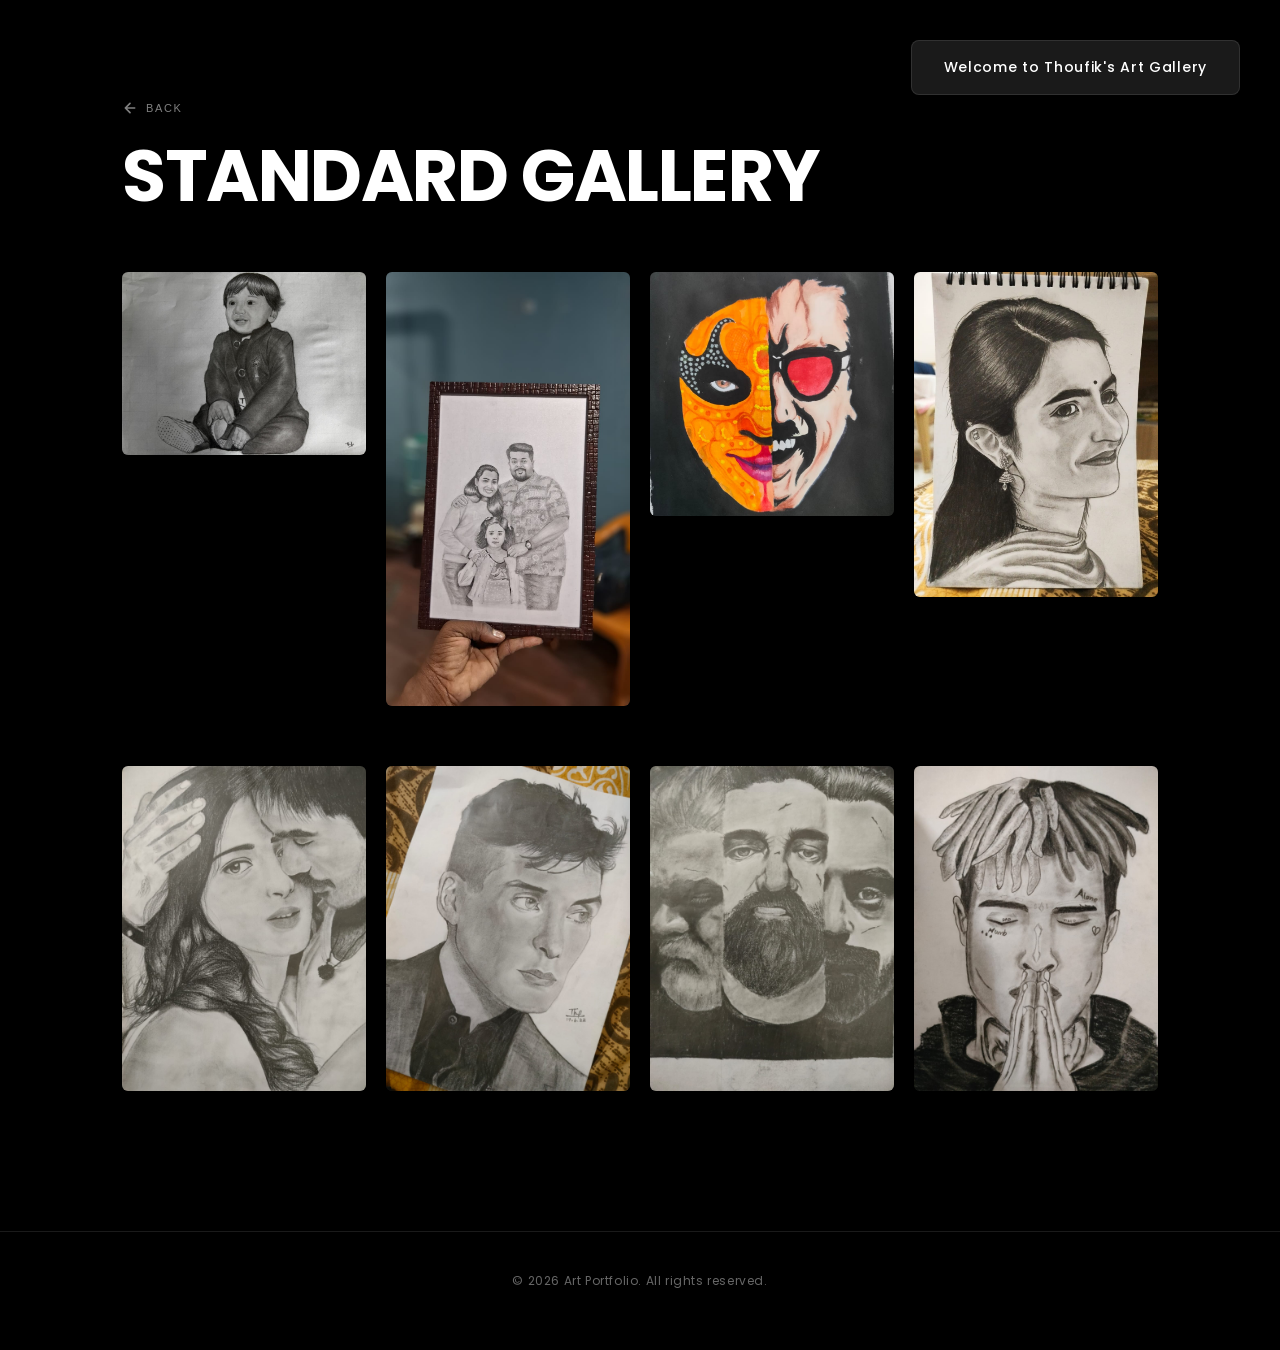
<file: art_portfolio.html>
<!DOCTYPE html>
<html lang="en">

<head>
    <meta charset="UTF-8">
    <meta name="viewport" content="width=device-width, initial-scale=1.0">
    <title>Art Portfolio - Take it to the Creative level</title>
    <!-- Poppins Font -->
    <link href="https://fonts.googleapis.com/css2?family=Poppins:wght@400;600;700&display=swap" rel="stylesheet">
    <link rel="stylesheet" href="art_portfolio.css">
</head>

<body>

    <header class="art-gallery-hero">
        <div class="hero-container">
            <button class="back-button" onclick="window.history.back()">
                <svg width="24" height="24" viewBox="0 0 24 24" fill="none" stroke="currentColor" stroke-width="2"
                    stroke-linecap="round" stroke-linejoin="round">
                    <path d="M19 12H5M12 19l-7-7 7-7" />
                </svg>
                BACK
            </button>
            <h1 class="gallery-title">STANDARD GALLERY</h1>
        </div>
    </header>


    <main class="gallery-grid" id="galleryGrid">
        <!-- Cards will be populated and categories assigned via JS -->
        <div class="gallery-card" data-category="approved" data-id="2392">
            <div class="card-inner">
                <img src="assets/art_assets/1.jpeg" alt="Artwork 1">
            </div>
        </div>
        <div class="gallery-card" data-category="rejected" data-id="2393">
            <div class="card-inner">
                <img src="assets/art_assets/2.jpeg" alt="Artwork 2">
            </div>
        </div>
        <div class="gallery-card" data-category="approved" data-id="2394">
            <div class="card-inner">
                <img src="assets/art_assets/3.jpeg" alt="Artwork 3">
            </div>
        </div>
        <div class="gallery-card" data-category="approved" data-id="2395">
            <div class="card-inner">
                <img src="assets/art_assets/4.jpeg" alt="Artwork 4">
            </div>
        </div>
        <div class="gallery-card" data-category="rejected" data-id="2396">
            <div class="card-inner">
                <img src="assets/art_assets/5.jpeg" alt="Artwork 5">
            </div>
        </div>
        <div class="gallery-card" data-category="approved" data-id="2397">
            <div class="card-inner">
                <img src="assets/art_assets/6.jpeg" alt="Artwork 6">
            </div>
        </div>
        <div class="gallery-card" data-category="approved" data-id="2398">
            <div class="card-inner">
                <img src="assets/art_assets/7.jpeg" alt="Artwork 7">
            </div>
        </div>
        <div class="gallery-card" data-category="approved" data-id="2399">
            <div class="card-inner">
                <img src="assets/art_assets/8.jpeg" alt="Artwork 8">
            </div>
        </div>
    </main>

    <footer class="footer-section">
        <div class="footer-container">
            <div class="footer-bottom">
                <p class="copyright">&copy; 2026 Art Portfolio. All rights reserved.</p>
            </div>
        </div>
    </footer>

    <div id="toastContainer" class="toast-container"></div>
    <script src="art_portfolio.js"></script>
</body>

</html>
</file>
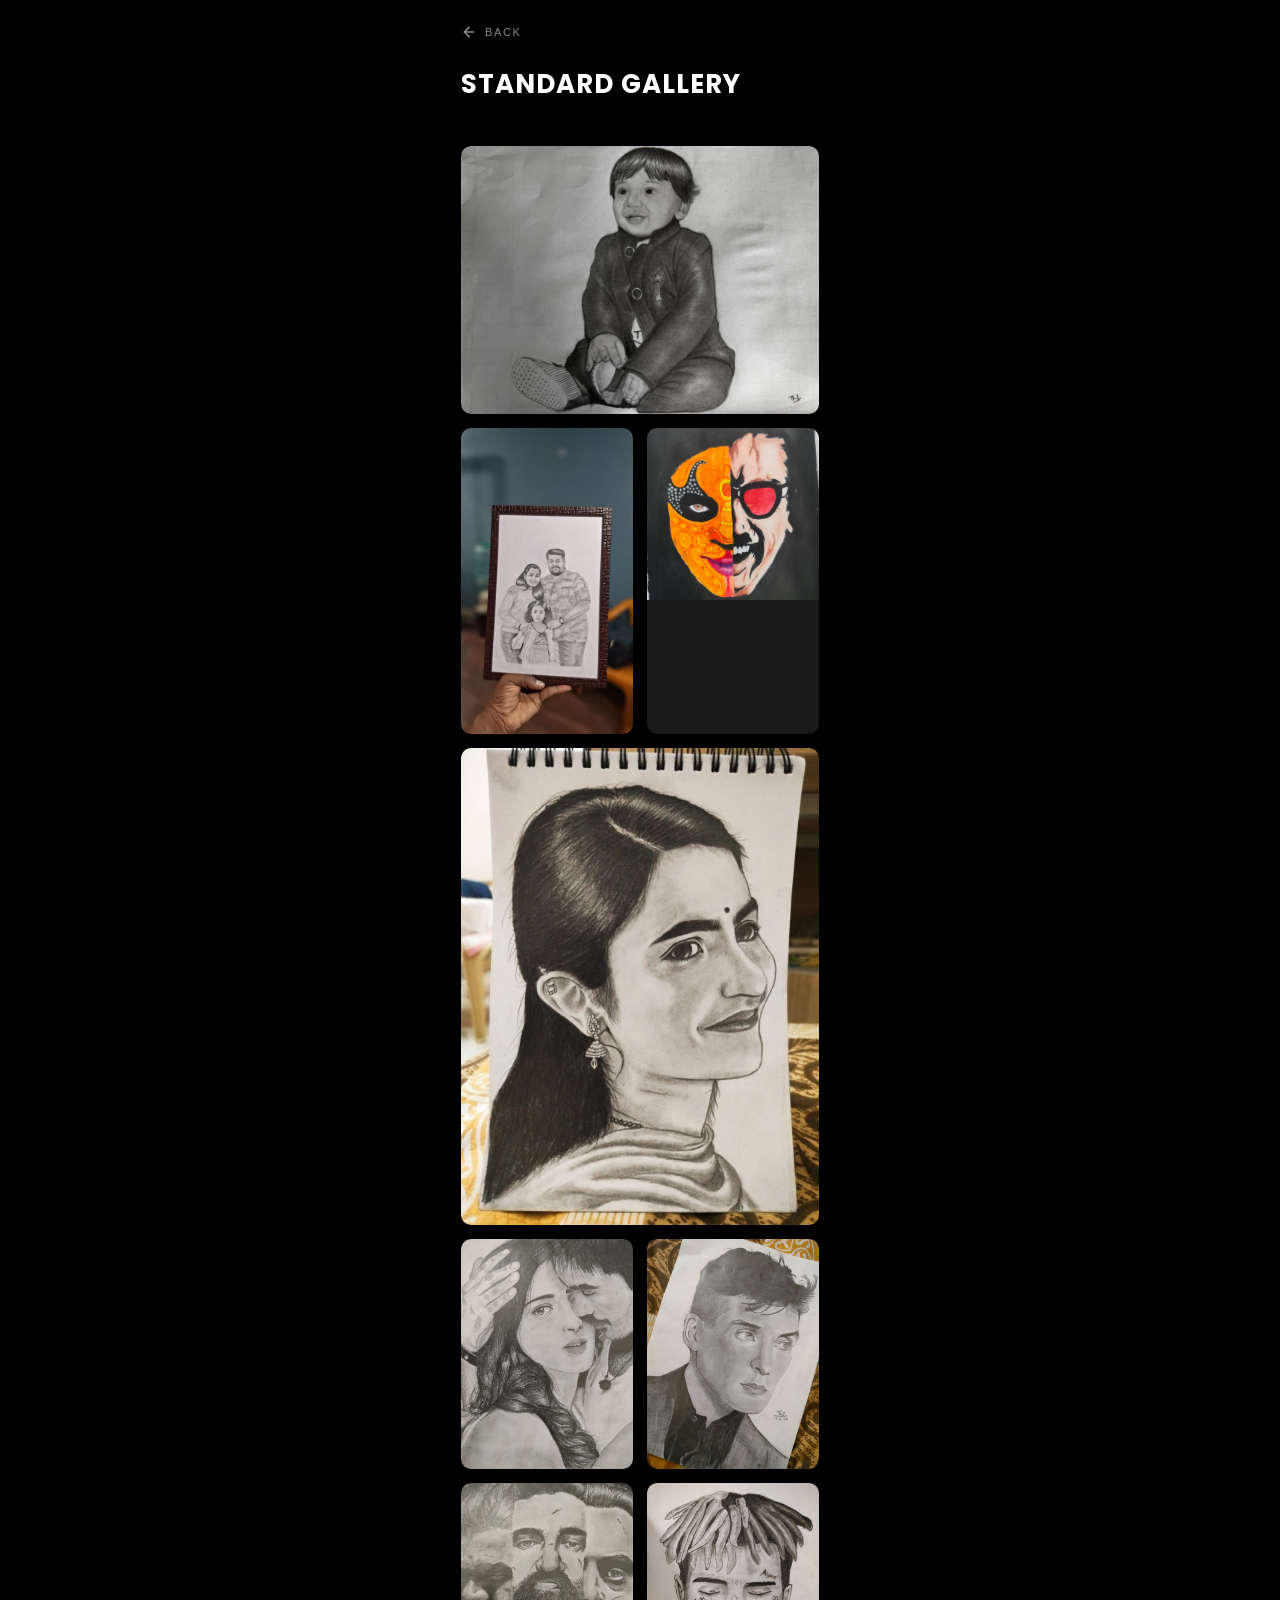
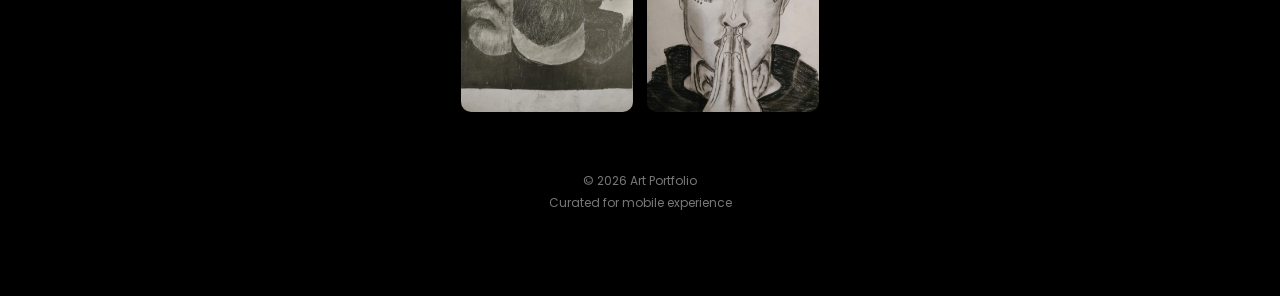
<file: mobile/art-portfolio.html>
<!DOCTYPE html>
<html lang="en">

<head>
    <meta charset="UTF-8">
    <meta name="viewport" content="width=device-width, initial-scale=1.0">
    <title>Art Portfolio | Creative Gallery</title>
    <link rel="stylesheet" href="art-portfolio.css">
    <link href="https://fonts.googleapis.com/css2?family=Poppins:wght@400;600;700&display=swap" rel="stylesheet">
</head>

<body>
    <div class="page-container">
        <!-- Hero Section -->
        <header class="art-hero">
            <button class="back-button" onclick="window.history.back()">
                <svg width="24" height="24" viewBox="0 0 24 24" fill="none" stroke="currentColor" stroke-width="2"
                    stroke-linecap="round" stroke-linejoin="round">
                    <path d="M19 12H5M12 19l-7-7 7-7" />
                </svg>
                BACK
            </button>
            <h1 class="hero-title">STANDARD GALLERY</h1>
        </header>

        <!-- Gallery Grid -->
        <main class="gallery-grid">
            <!-- Featured Card -->
            <div class="gallery-card featured">
                <img src="../assets/art_assets/1.jpeg" alt="Artwork 1">
            </div>

            <div class="gallery-card">
                <img src="../assets/art_assets/2.jpeg" alt="Artwork 2">
            </div>

            <div class="gallery-card">
                <img src="../assets/art_assets/3.jpeg" alt="Artwork 3">
            </div>

            <div class="gallery-card featured">
                <img src="../assets/art_assets/4.jpeg" alt="Artwork 4">
            </div>

            <div class="gallery-card">
                <img src="../assets/art_assets/5.jpeg" alt="Artwork 5">
            </div>

            <div class="gallery-card">
                <img src="../assets/art_assets/6.jpeg" alt="Artwork 6">
            </div>

            <div class="gallery-card">
                <img src="../assets/art_assets/7.jpeg" alt="Artwork 7">
            </div>

            <div class="gallery-card">
                <img src="../assets/art_assets/8.jpeg" alt="Artwork 8">
            </div>
        </main>

        <!-- Footer -->
        <footer class="gallery-footer">
            <p>&copy; 2026 Art Portfolio</p>
            <p>Curated for mobile experience</p>
        </footer>
    </div>
</body>

</html>
</file>
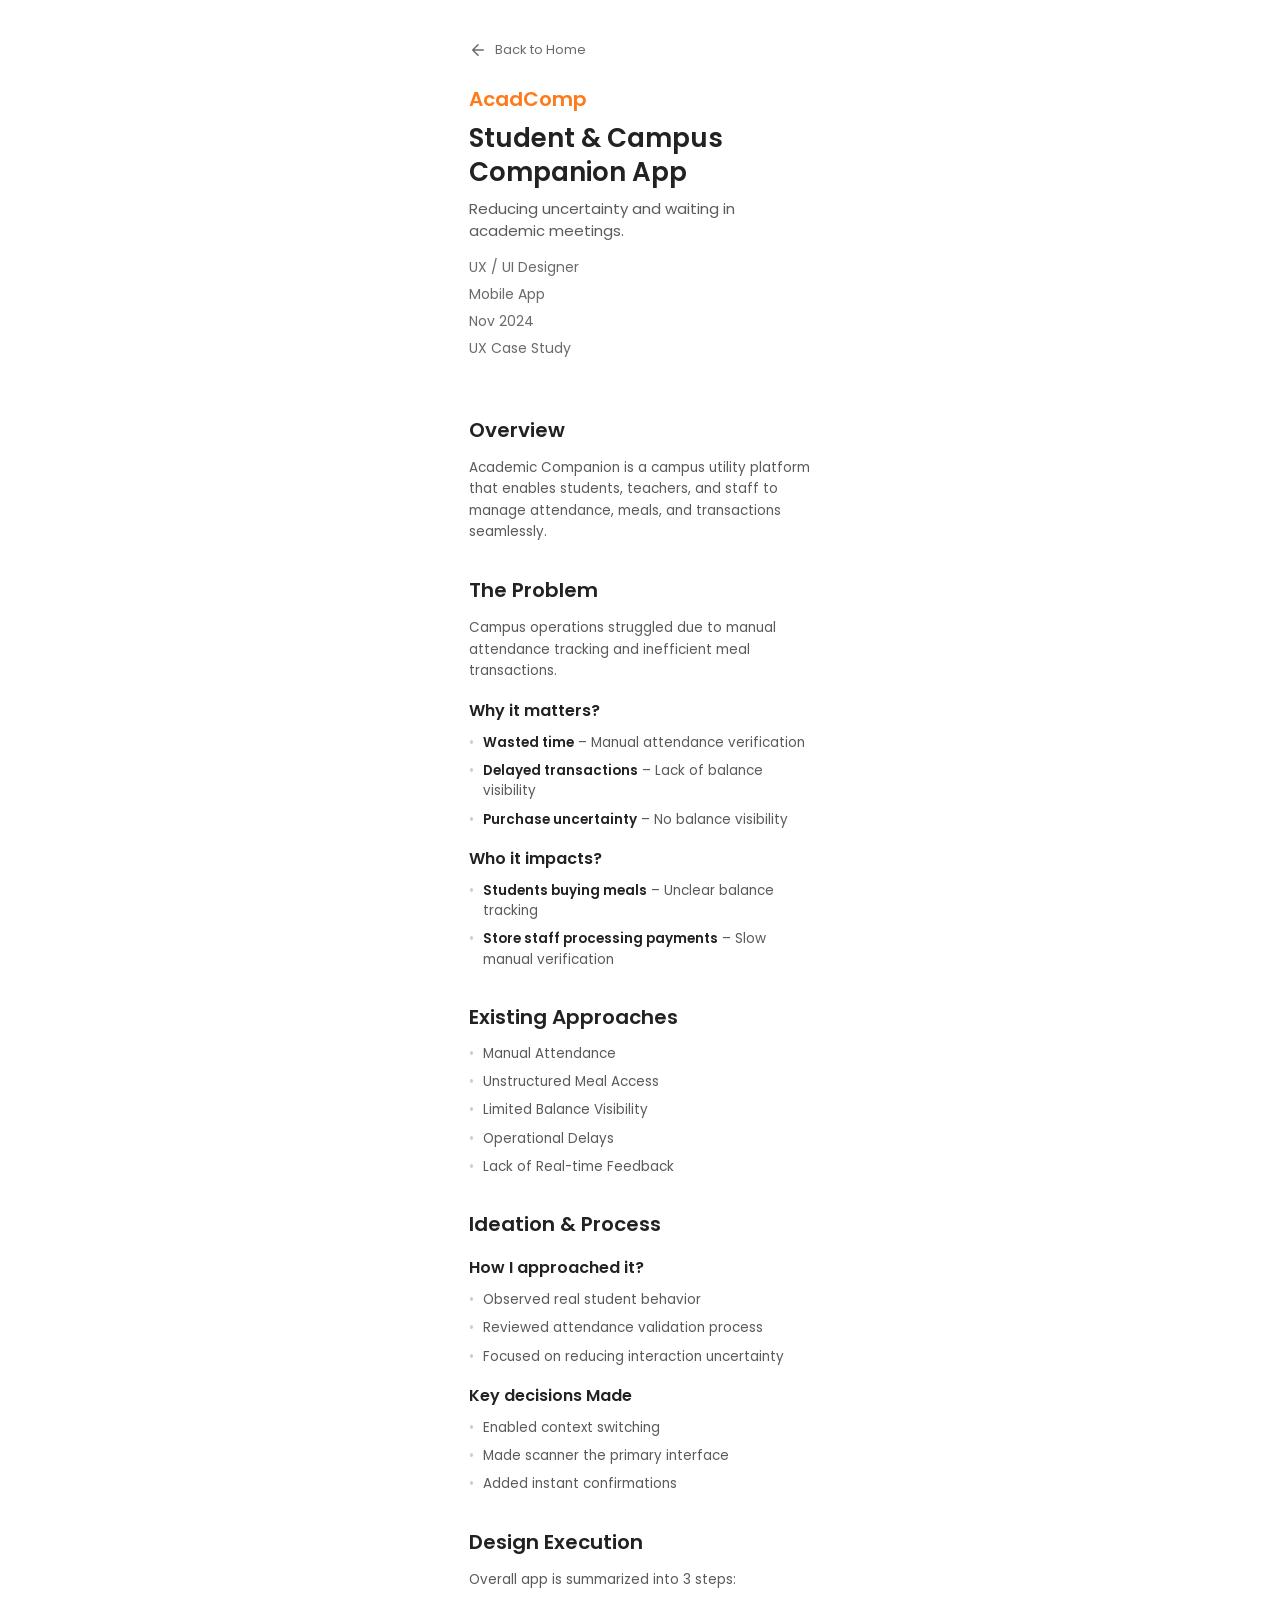
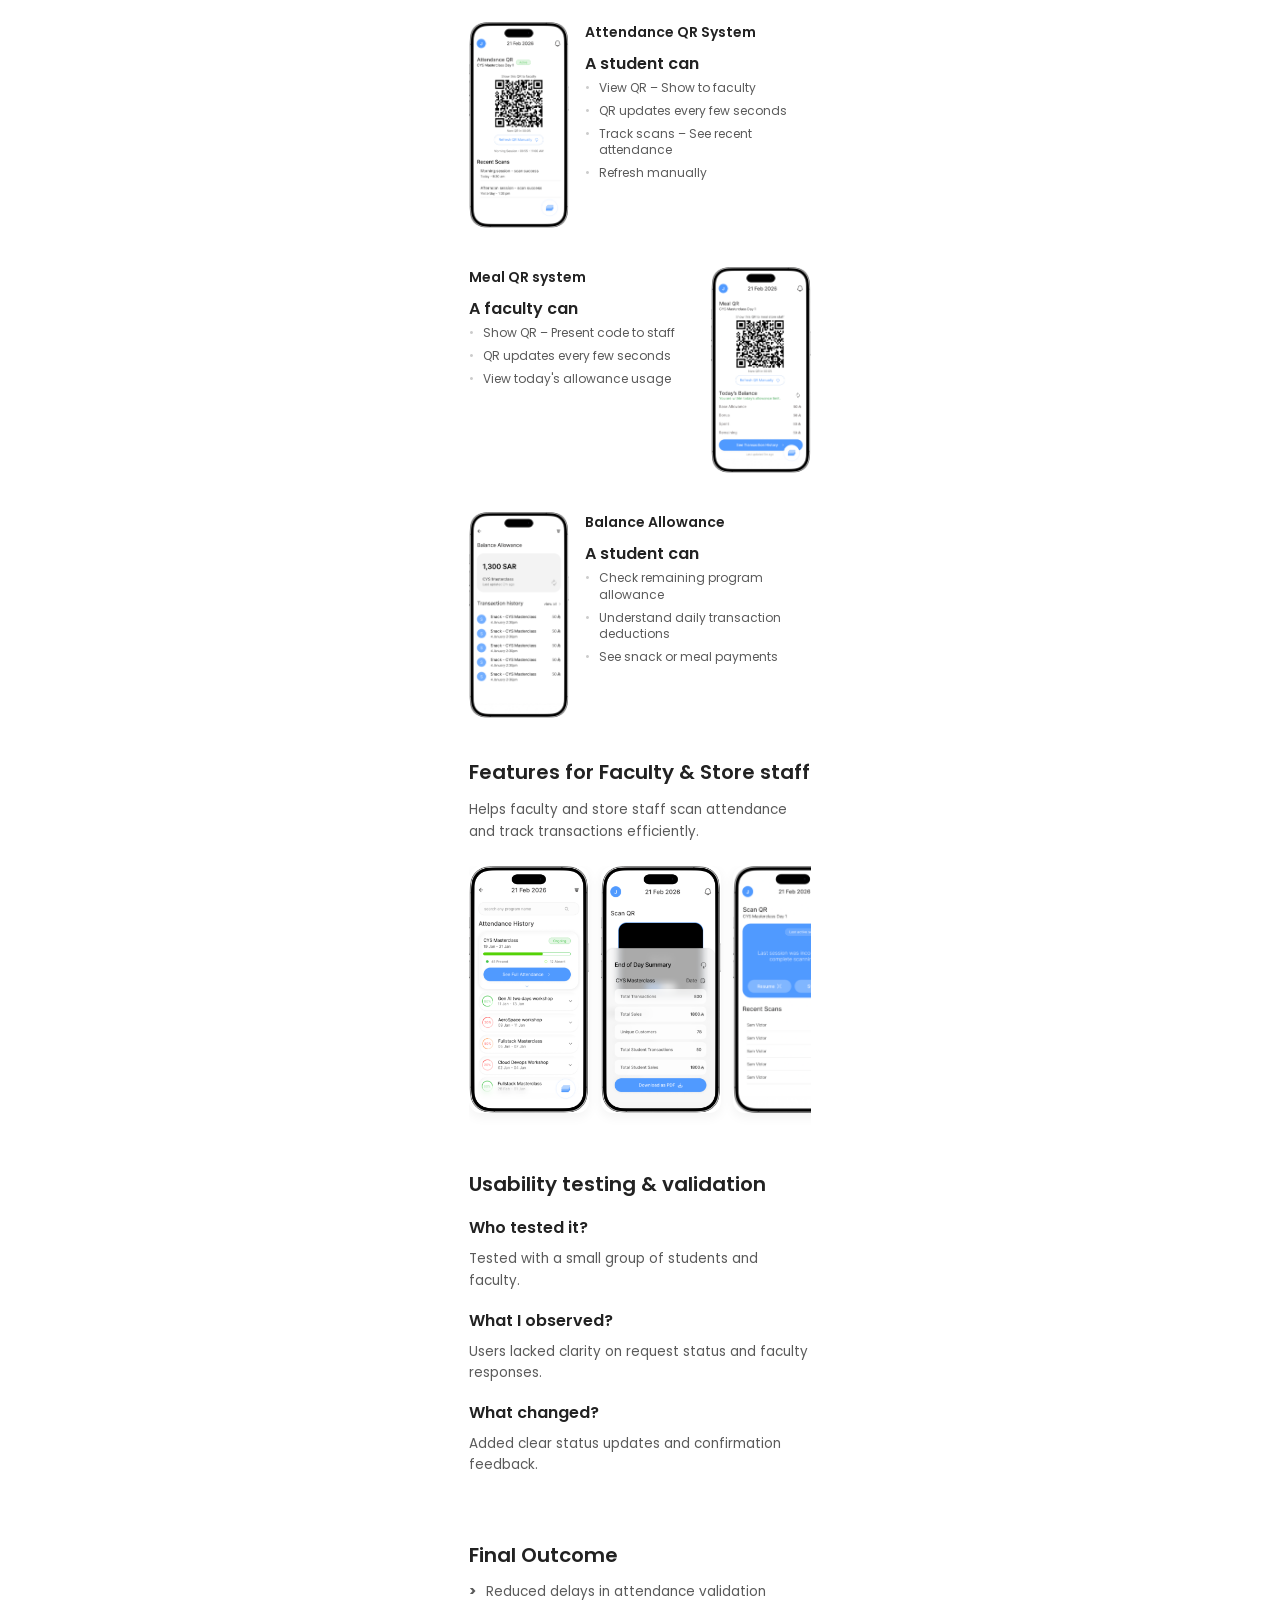
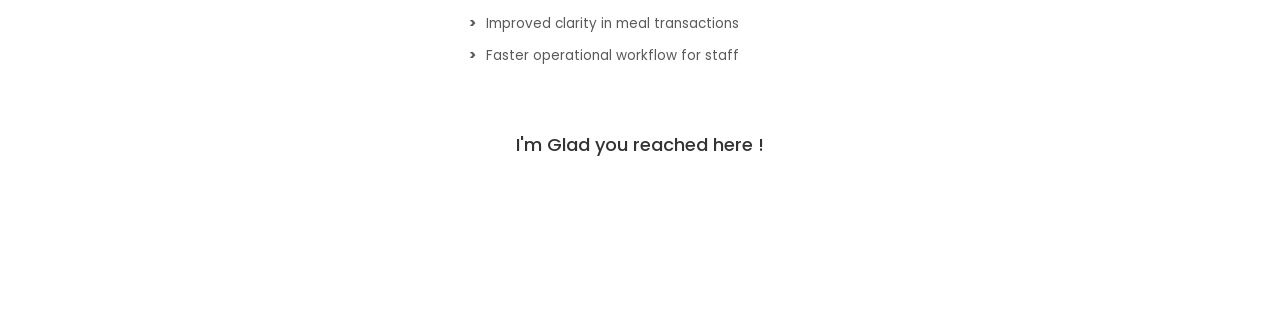
<file: mobile/case-study-acadcomp.html>
<!DOCTYPE html>
<html lang="en">

<head>
    <meta charset="UTF-8">
    <meta name="viewport" content="width=device-width, initial-scale=1.0">
    <title>AcadComp Case Study | Mobile Portfolio</title>
    <link rel="stylesheet" href="case-study.css">
    <link
        href="https://fonts.googleapis.com/css2?family=Poppins:wght@400;500;600&family=Italiana&family=Kode+Mono:wght@400;600&display=swap"
        rel="stylesheet">
</head>

<body>
    <main class="case-study-page">
        <!-- Back Navigation -->
        <a href="mobile_index.html" class="back-link">
            <svg width="18" height="18" viewBox="0 0 24 24" fill="none" stroke="currentColor" stroke-width="2"
                stroke-linecap="round" stroke-linejoin="round">
                <path d="M19 12H5M12 19l-7-7 7-7" />
            </svg>
            Back to Home
        </a>

        <!-- Header -->
        <header class="case-header">
            <span class="project-name">AcadComp</span>
            <h1 class="project-title">Student & Campus Companion App</h1>
            <p class="project-subtitle">Reducing uncertainty and waiting in academic meetings.</p>
            <ul class="header-meta">
                <li>UX / UI Designer</li>
                <li>Mobile App</li>
                <li>Nov 2024</li>
                <li>UX Case Study</li>
            </ul>
        </header>

        <!-- Overview -->
        <section class="case-section">
            <h2 class="section-title">Overview</h2>
            <p class="section-text">
                Academic Companion is a campus utility platform that enables students, teachers, and staff to manage
                attendance, meals, and transactions seamlessly.
            </p>
        </section>

        <!-- Problem -->
        <section class="case-section">
            <h2 class="section-title">The Problem</h2>
            <p class="section-text">
                Campus operations struggled due to manual attendance tracking and inefficient meal transactions.
            </p>

            <h3 class="section-subtitle">Why it matters?</h3>
            <ul class="case-list">
                <li><b>Wasted time</b> – Manual attendance verification</li>
                <li><b>Delayed transactions</b> – Lack of balance visibility</li>
                <li><b>Purchase uncertainty</b> – No balance visibility</li>
            </ul>

            <h3 class="section-subtitle">Who it impacts?</h3>
            <ul class="case-list">
                <li><b>Students buying meals</b> – Unclear balance tracking</li>
                <li><b>Store staff processing payments</b> – Slow manual verification</li>
            </ul>
        </section>

        <!-- Existing Approaches -->
        <section class="case-section">
            <h2 class="section-title">Existing Approaches</h2>
            <ul class="case-list">
                <li>Manual Attendance</li>
                <li>Unstructured Meal Access</li>
                <li>Limited Balance Visibility</li>
                <li>Operational Delays</li>
                <li>Lack of Real-time Feedback</li>
            </ul>
        </section>

        <!-- Ideation & Process -->
        <section class="case-section">
            <h2 class="section-title">Ideation & Process</h2>
            <h3 class="section-subtitle">How I approached it?</h3>
            <ul class="case-list">
                <li>Observed real student behavior</li>
                <li>Reviewed attendance validation process</li>
                <li>Focused on reducing interaction uncertainty</li>
            </ul>

            <h3 class="section-subtitle">Key decisions Made</h3>
            <ul class="case-list">
                <li>Enabled context switching</li>
                <li>Made scanner the primary interface</li>
                <li>Added instant confirmations</li>
            </ul>
        </section>

        <!-- Design Execution -->
        <section class="case-section">
            <h2 class="section-title">Design Execution</h2>
            <p class="section-text">Overall app is summarized into 3 steps:</p>

            <!-- Step 1: Image Left -->
            <div class="execution-block">
                <div class="execution-image">
                    <img src="../assets/design_assets/kaust_case_study/attendance_qr_stud.svg"
                        alt="Attendance QR System">
                </div>
                <div class="execution-text">
                    <span class="execution-step">Attendance QR System</span>
                    <h3 class="execution-title">A student can</h3>
                    <ul class="execution-list">
                        <li>View QR – Show to faculty</li>
                        <li>QR updates every few seconds</li>
                        <li>Track scans – See recent attendance</li>
                        <li>Refresh manually</li>
                    </ul>
                </div>
            </div>

            <!-- Step 2: Image Right -->
            <div class="execution-block img-right">
                <div class="execution-image">
                    <img src="../assets/design_assets/kaust_case_study/meal_qr_stud.svg" alt="Meal QR system">
                </div>
                <div class="execution-text">
                    <span class="execution-step">Meal QR system</span>
                    <h3 class="execution-title">A faculty can</h3>
                    <ul class="execution-list">
                        <li>Show QR – Present code to staff</li>
                        <li>QR updates every few seconds</li>
                        <li>View today's allowance usage</li>
                    </ul>
                </div>
            </div>

            <!-- Step 3: Image Left -->
            <div class="execution-block">
                <div class="execution-image">
                    <img src="../assets/design_assets/kaust_case_study/transaction_history_stud.svg"
                        alt="Balance Allowance">
                </div>
                <div class="execution-text">
                    <span class="execution-step">Balance Allowance</span>
                    <h3 class="execution-title">A student can</h3>
                    <ul class="execution-list">
                        <li>Check remaining program allowance</li>
                        <li>Understand daily transaction deductions</li>
                        <li>See snack or meal payments</li>
                    </ul>
                </div>
            </div>
        </section>

        <!-- Gallery -->
        <section class="case-section">
            <h2 class="section-title">Features for Faculty & Store staff</h2>
            <p class="section-text">Helps faculty and store staff scan attendance and track transactions efficiently.
            </p>
            <div class="mockup-gallery">
                <img src="../assets/design_assets/kaust_case_study/attendance_tracking_faculty.svg" alt="Mockup">
                <img src="../assets/design_assets/kaust_case_study/eod_store.svg" alt="Mockup">
                <img src="../assets/design_assets/kaust_case_study/live_qr_faculty.png" alt="Mockup">
            </div>
        </section>

        <!-- Usability Testing -->
        <section class="case-section">
            <h2 class="section-title">Usability testing & validation</h2>
            <h3 class="section-subtitle">Who tested it?</h3>
            <p class="section-text">Tested with a small group of students and faculty.</p>

            <h3 class="section-subtitle">What I observed?</h3>
            <p class="section-text">Users lacked clarity on request status and faculty responses.</p>

            <h3 class="section-subtitle">What changed?</h3>
            <p class="section-text">Added clear status updates and confirmation feedback.</p>
        </section>

        <!-- Outcome -->
        <section class="case-section case-outcome">
            <h2 class="section-title">Final Outcome</h2>
            <ul class="outcome-list">
                <li>Reduced delays in attendance validation</li>
                <li>Improved clarity in meal transactions</li>
                <li>Faster operational workflow for staff</li>
            </ul>
        </section>

        <!-- End Message -->
        <footer class="case-end">
            I'm Glad you reached here !
        </footer>
    </main>
</body>

</html>
</file>
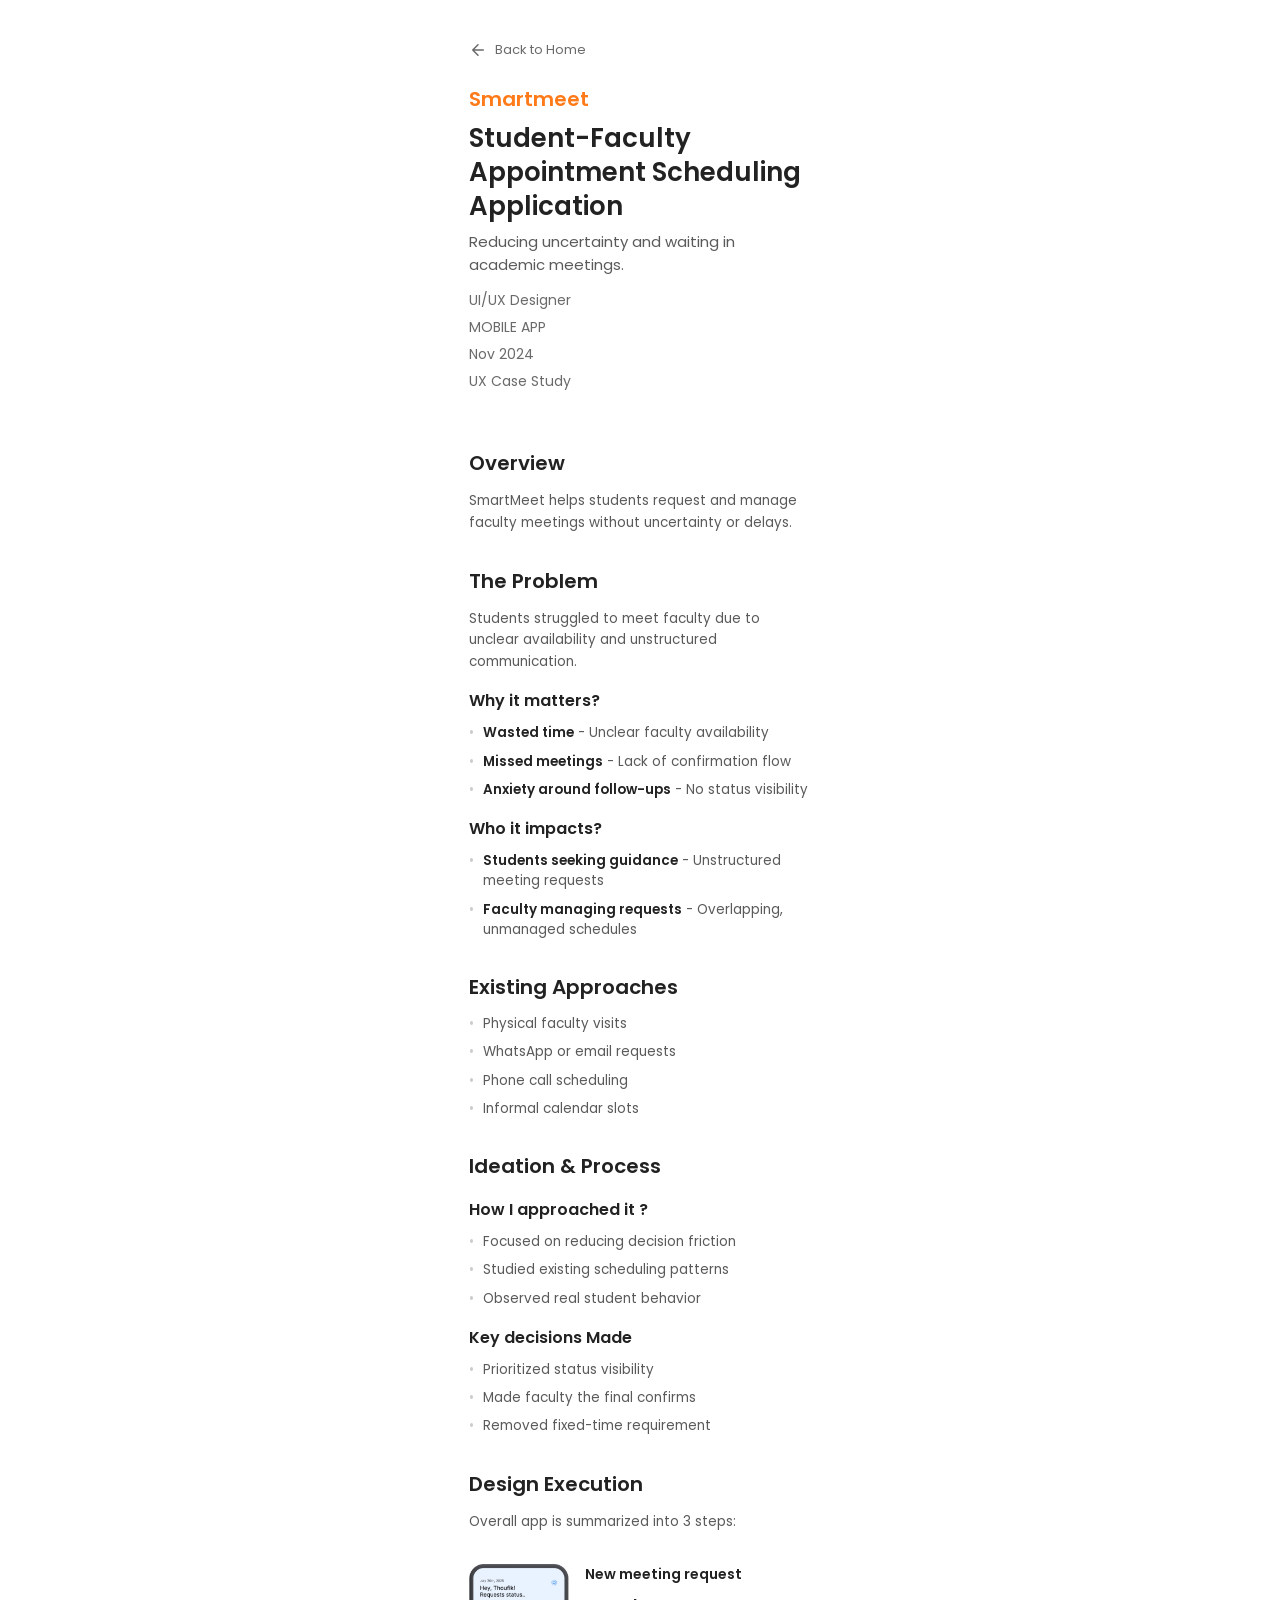
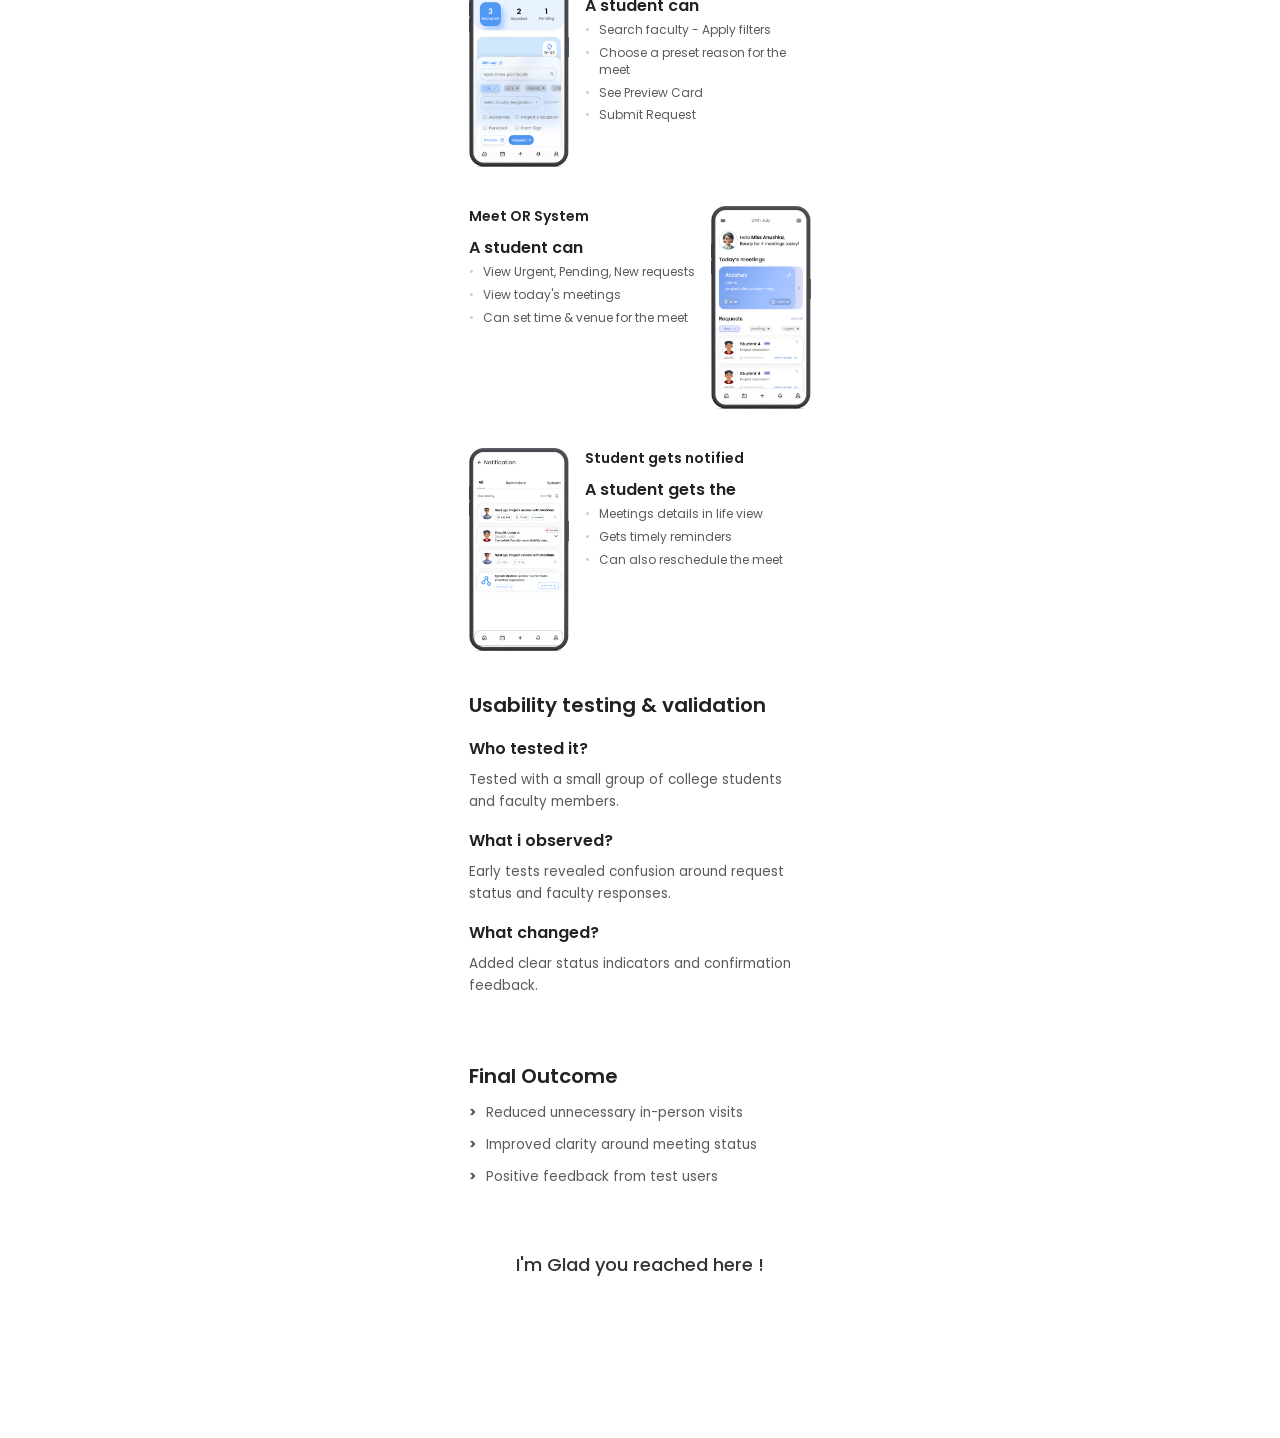
<file: mobile/case-study.html>
<!DOCTYPE html>
<html lang="en">

<head>
    <meta charset="UTF-8">
    <meta name="viewport" content="width=device-width, initial-scale=1.0">
    <title>Smartmeet Case Study | Mobile Portfolio</title>
    <link rel="stylesheet" href="case-study.css">
    <link
        href="https://fonts.googleapis.com/css2?family=Poppins:wght@400;500;600&family=Italiana&family=Kode+Mono:wght@400;600&display=swap"
        rel="stylesheet">
</head>

<body>
    <main class="case-study-page">
        <!-- Back Navigation -->
        <a href="mobile_index.html" class="back-link">
            <svg width="18" height="18" viewBox="0 0 24 24" fill="none" stroke="currentColor" stroke-width="2"
                stroke-linecap="round" stroke-linejoin="round">
                <path d="M19 12H5M12 19l-7-7 7-7" />
            </svg>
            Back to Home
        </a>

        <!-- Header -->
        <header class="case-header">
            <span class="project-name">Smartmeet</span>
            <h1 class="project-title">Student-Faculty Appointment Scheduling Application</h1>
            <p class="project-subtitle">Reducing uncertainty and waiting in academic meetings.</p>
            <ul class="header-meta">
                <li>UI/UX Designer</li>
                <li>MOBILE APP</li>
                <li>Nov 2024</li>
                <li>UX Case Study</li>
            </ul>
        </header>

        <!-- Overview -->
        <section class="case-section">
            <h2 class="section-title">Overview</h2>
            <p class="section-text">
                SmartMeet helps students request and manage faculty meetings without uncertainty or delays.
            </p>
        </section>

        <!-- Problem -->
        <section class="case-section">
            <h2 class="section-title">The Problem</h2>
            <p class="section-text">
                Students struggled to meet faculty due to unclear availability and unstructured communication.
            </p>

            <h3 class="section-subtitle">Why it matters?</h3>
            <ul class="case-list">
                <li><b>Wasted time</b> - Unclear faculty availability</li>
                <li><b>Missed meetings</b> - Lack of confirmation flow</li>
                <li><b>Anxiety around follow-ups</b> - No status visibility</li>
            </ul>

            <h3 class="section-subtitle">Who it impacts?</h3>
            <ul class="case-list">
                <li><b>Students seeking guidance</b> - Unstructured meeting requests</li>
                <li><b>Faculty managing requests</b> - Overlapping, unmanaged schedules</li>
            </ul>
        </section>

        <!-- Existing Approaches -->
        <section class="case-section">
            <h2 class="section-title">Existing Approaches</h2>
            <ul class="case-list">
                <li>Physical faculty visits</li>
                <li>WhatsApp or email requests</li>
                <li>Phone call scheduling</li>
                <li>Informal calendar slots</li>
            </ul>
        </section>

        <!-- Ideation & Process -->
        <section class="case-section">
            <h2 class="section-title">Ideation & Process</h2>
            <h3 class="section-subtitle">How I approached it ?</h3>
            <ul class="case-list">
                <li>Focused on reducing decision friction</li>
                <li>Studied existing scheduling patterns</li>
                <li>Observed real student behavior</li>
            </ul>

            <h3 class="section-subtitle">Key decisions Made</h3>
            <ul class="case-list">
                <li>Prioritized status visibility</li>
                <li>Made faculty the final confirms</li>
                <li>Removed fixed-time requirement</li>
            </ul>
        </section>

        <!-- Design Execution -->
        <section class="case-section">
            <h2 class="section-title">Design Execution</h2>
            <p class="section-text">Overall app is summarized into 3 steps:</p>

            <!-- Step 1: Image Left -->
            <div class="execution-block">
                <div class="execution-image">
                    <img src="../assets/design_assets/smartmeet_img/cs1_sm1.png" alt="New meeting request">
                </div>
                <div class="execution-text">
                    <span class="execution-step">New meeting request</span>
                    <h3 class="execution-title">A student can</h3>
                    <ul class="execution-list">
                        <li>Search faculty - Apply filters</li>
                        <li>Choose a preset reason for the meet</li>
                        <li>See Preview Card</li>
                        <li>Submit Request</li>
                    </ul>
                </div>
            </div>

            <!-- Step 2: Image Right -->
            <div class="execution-block img-right">
                <div class="execution-image">
                    <img src="../assets/design_assets/smartmeet_img/cs1_sm2.png" alt="Meet OR System">
                </div>
                <div class="execution-text">
                    <span class="execution-step">Meet OR System</span>
                    <h3 class="execution-title">A student can</h3>
                    <ul class="execution-list">
                        <li>View Urgent, Pending, New requests</li>
                        <li>View today's meetings</li>
                        <li>Can set time & venue for the meet</li>
                    </ul>
                </div>
            </div>

            <!-- Step 3: Image Left -->
            <div class="execution-block">
                <div class="execution-image">
                    <img src="../assets/design_assets/smartmeet_img/cs1_sm3.png" alt="Student gets notified">
                </div>
                <div class="execution-text">
                    <span class="execution-step">Student gets notified</span>
                    <h3 class="execution-title">A student gets the</h3>
                    <ul class="execution-list">
                        <li>Meetings details in life view</li>
                        <li>Gets timely reminders</li>
                        <li>Can also reschedule the meet</li>
                    </ul>
                </div>
            </div>
        </section>

        <!-- Usability Testing -->
        <section class="case-section">
            <h2 class="section-title">Usability testing & validation</h2>
            <h3 class="section-subtitle">Who tested it?</h3>
            <p class="section-text">
                Tested with a small group of college students and faculty members.
            </p>

            <h3 class="section-subtitle">What i observed?</h3>
            <p class="section-text">
                Early tests revealed confusion around request status and faculty responses.
            </p>

            <h3 class="section-subtitle">What changed?</h3>
            <p class="section-text">
                Added clear status indicators and confirmation feedback.
            </p>
        </section>

        <!-- Outcome -->
        <section class="case-section case-outcome">
            <h2 class="section-title">Final Outcome</h2>
            <ul class="outcome-list">
                <li>Reduced unnecessary in-person visits</li>
                <li>Improved clarity around meeting status</li>
                <li>Positive feedback from test users</li>
            </ul>
        </section>

        <!-- End Message -->
        <footer class="case-end">
            I'm Glad you reached here !
        </footer>
    </main>
</body>

</html>
</file>
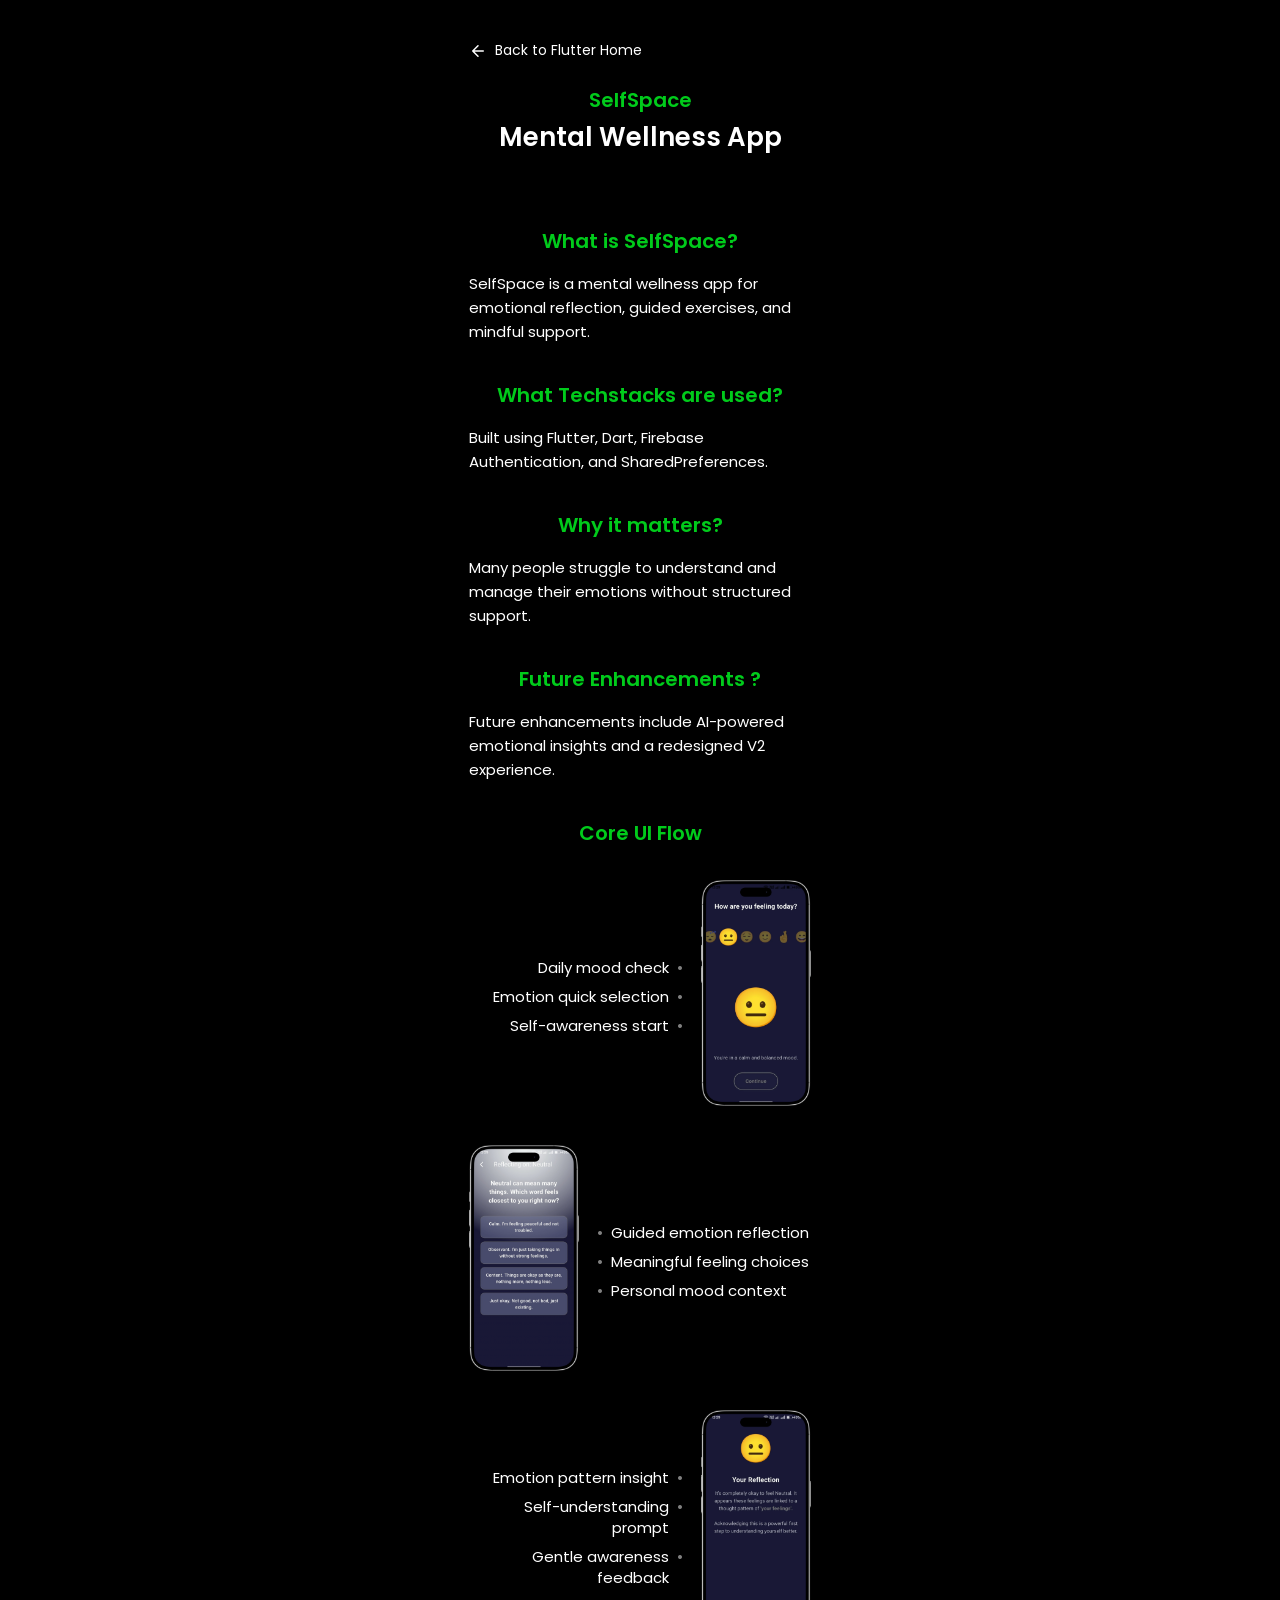
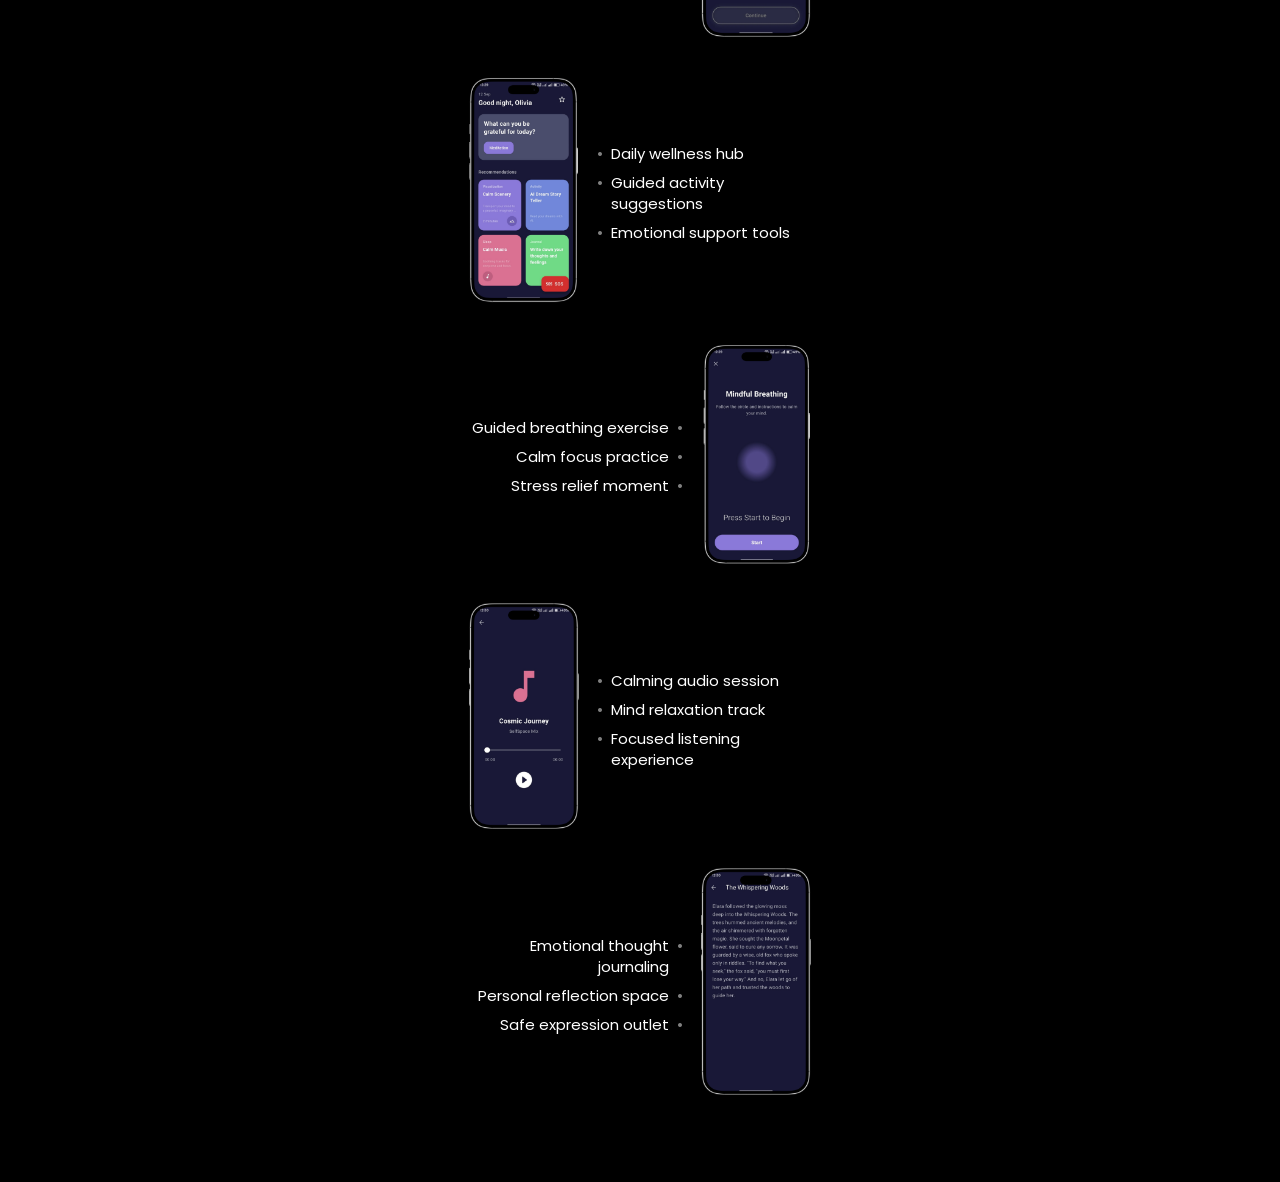
<file: mobile/flutter-selfspace.html>
<!DOCTYPE html>
<html lang="en">

<head>
    <meta charset="UTF-8">
    <meta name="viewport" content="width=device-width, initial-scale=1.0">
    <title>SelfSpace Project | Flutter Portfolio</title>
    <link rel="stylesheet" href="project.css">
    <link href="https://fonts.googleapis.com/css2?family=Poppins:wght@400;500;600&display=swap" rel="stylesheet">
</head>

<body class="dark-theme">
    <main class="project-page">
        <!-- Back Navigation -->
        <a href="flutter_index.html" class="back-link">
            <svg width="18" height="18" viewBox="0 0 24 24" fill="none" stroke="currentColor" stroke-width="2"
                stroke-linecap="round" stroke-linejoin="round">
                <path d="M19 12H5M12 19l-7-7 7-7" />
            </svg>
            Back to Flutter Home
        </a>

        <!-- Header -->
        <header class="project-header">
            <span class="project-name">SelfSpace</span>
            <h1 class="project-title">Mental Wellness App</h1>
        </header>

        <!-- Section 1 -->
        <section class="project-section">
            <h2 class="section-title">What is SelfSpace?</h2>
            <p class="section-text">
                SelfSpace is a mental wellness app for emotional reflection, guided exercises, and mindful support.
            </p>
        </section>

        <!-- Section 2 -->
        <section class="project-section">
            <h2 class="section-title">What Techstacks are used?</h2>
            <p class="section-text">
                Built using Flutter, Dart, Firebase Authentication, and SharedPreferences.
            </p>
        </section>

        <!-- Section 3 -->
        <section class="project-section">
            <h2 class="section-title">Why it matters?</h2>
            <p class="section-text">
                Many people struggle to understand and manage their emotions without structured support.
            </p>
        </section>

        <!-- Section 4 -->
        <section class="project-section">
            <h2 class="section-title">Future Enhancements ?</h2>
            <p class="section-text">
                Future enhancements include AI-powered emotional insights and a redesigned V2 experience.
            </p>
        </section>

        <!-- Section 5: Core UI Flow -->
        <section class="project-section">
            <h2 class="section-title">Core UI Flow</h2>

            <!-- Flow 1: Image Left -->
            <div class="flow-block">
                <div class="flow-image">
                    <img src="../assets/flutter_assets/selfspace_assets/1.png" alt="Daily mood check">
                </div>
                <div class="flow-text">
                    <ul class="flow-list">
                        <li>Daily mood check</li>
                        <li>Emotion quick selection</li>
                        <li>Self-awareness start</li>
                    </ul>
                </div>
            </div>

            <!-- Flow 2: Image Right -->
            <div class="flow-block">
                <div class="flow-image">
                    <img src="../assets/flutter_assets/selfspace_assets/2.png" alt="Guided emotion reflection">
                </div>
                <div class="flow-text">
                    <ul class="flow-list">
                        <li>Guided emotion reflection</li>
                        <li>Meaningful feeling choices</li>
                        <li>Personal mood context</li>
                    </ul>
                </div>
            </div>

            <!-- Flow 3: Image Left -->
            <div class="flow-block">
                <div class="flow-image">
                    <img src="../assets/flutter_assets/selfspace_assets/3.png" alt="Emotion pattern insight">
                </div>
                <div class="flow-text">
                    <ul class="flow-list">
                        <li>Emotion pattern insight</li>
                        <li>Self-understanding prompt</li>
                        <li>Gentle awareness feedback</li>
                    </ul>
                </div>
            </div>

            <!-- Flow 4: Image Right -->
            <div class="flow-block">
                <div class="flow-image">
                    <img src="../assets/flutter_assets/selfspace_assets/4.png" alt="Daily wellness hub">
                </div>
                <div class="flow-text">
                    <ul class="flow-list">
                        <li>Daily wellness hub</li>
                        <li>Guided activity suggestions</li>
                        <li>Emotional support tools</li>
                    </ul>
                </div>
            </div>

            <!-- Flow 5: Image Left -->
            <div class="flow-block">
                <div class="flow-image">
                    <img src="../assets/flutter_assets/selfspace_assets/5.png" alt="Guided breathing exercise">
                </div>
                <div class="flow-text">
                    <ul class="flow-list">
                        <li>Guided breathing exercise</li>
                        <li>Calm focus practice</li>
                        <li>Stress relief moment</li>
                    </ul>
                </div>
            </div>

            <!-- Flow 6: Image Right -->
            <div class="flow-block">
                <div class="flow-image">
                    <img src="../assets/flutter_assets/selfspace_assets/6.png" alt="Calming audio session">
                </div>
                <div class="flow-text">
                    <ul class="flow-list">
                        <li>Calming audio session</li>
                        <li>Mind relaxation track</li>
                        <li>Focused listening experience</li>
                    </ul>
                </div>
            </div>

            <!-- Flow 7: Image Left -->
            <div class="flow-block">
                <div class="flow-image">
                    <img src="../assets/flutter_assets/selfspace_assets/7.png" alt="Emotional thought journaling">
                </div>
                <div class="flow-text">
                    <ul class="flow-list">
                        <li>Emotional thought journaling</li>
                        <li>Personal reflection space</li>
                        <li>Safe expression outlet</li>
                    </ul>
                </div>
            </div>
        </section>
    </main>
</body>

</html>
</file>
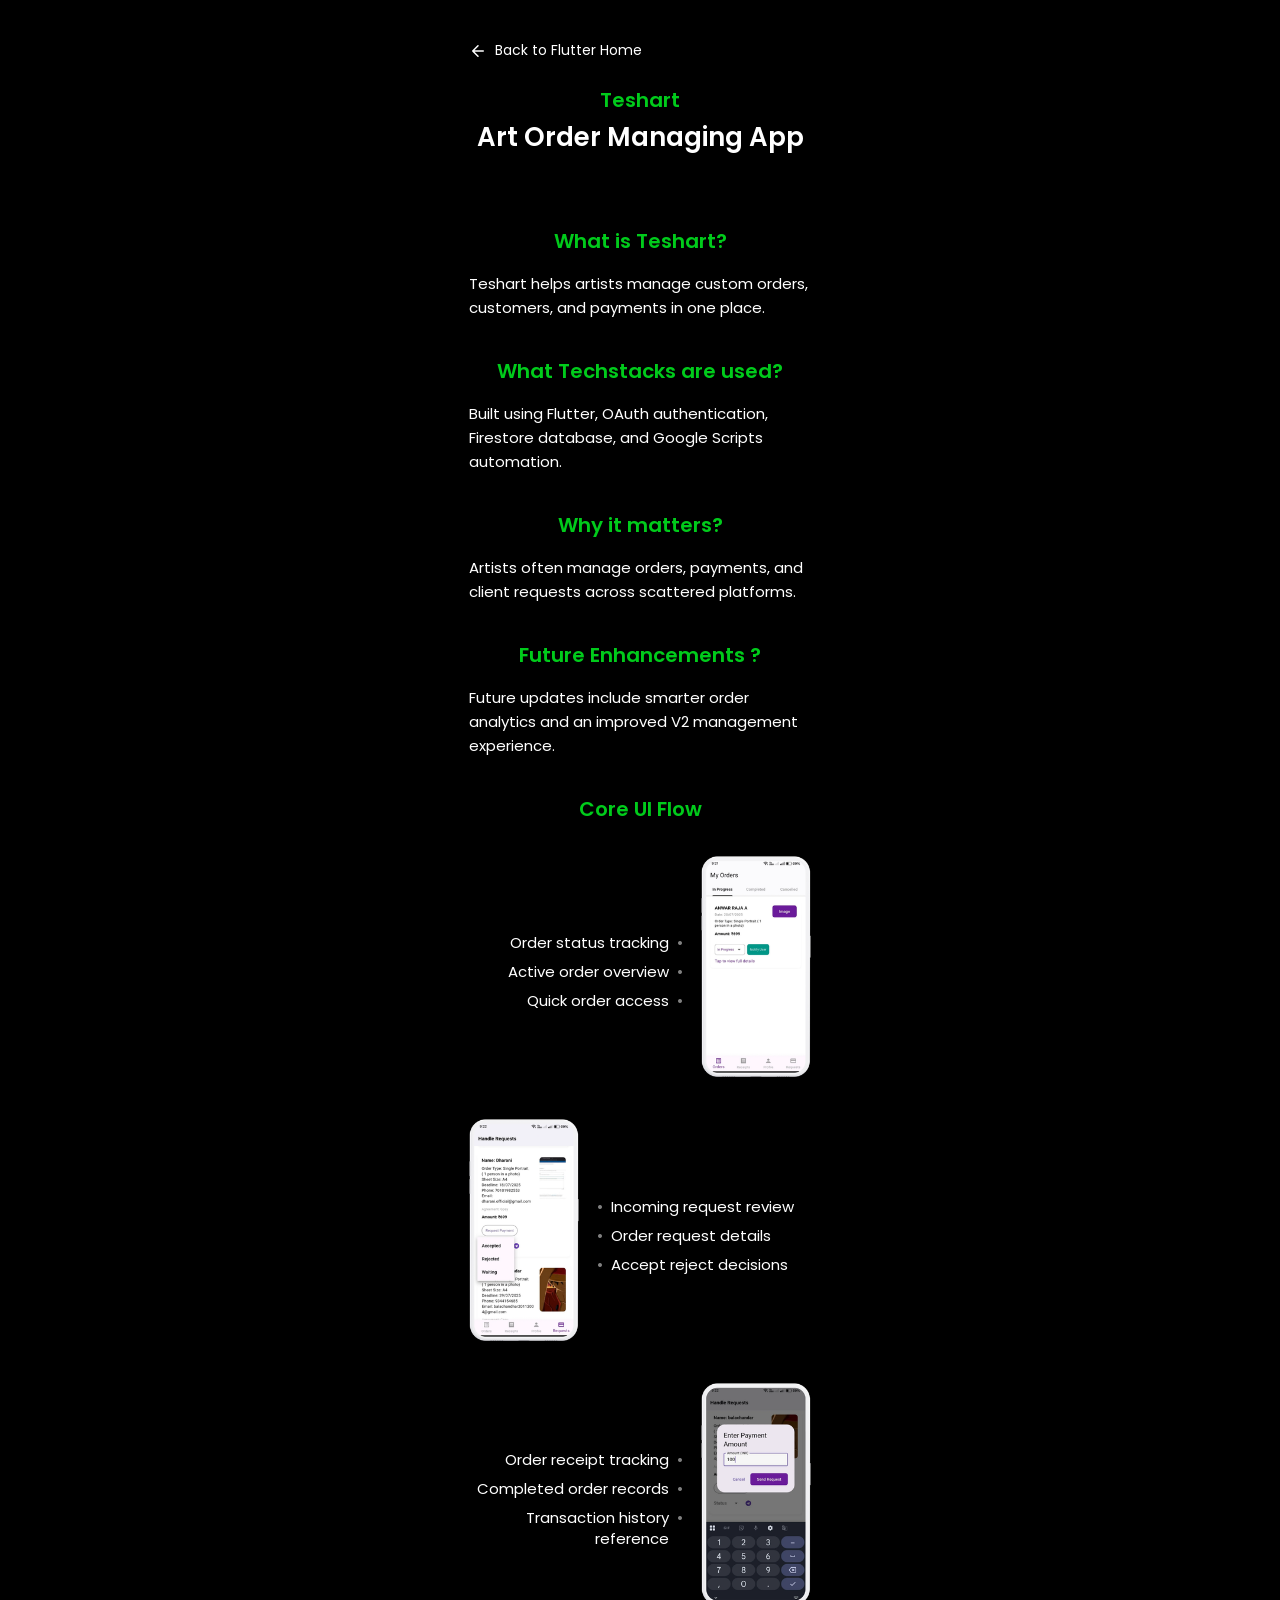
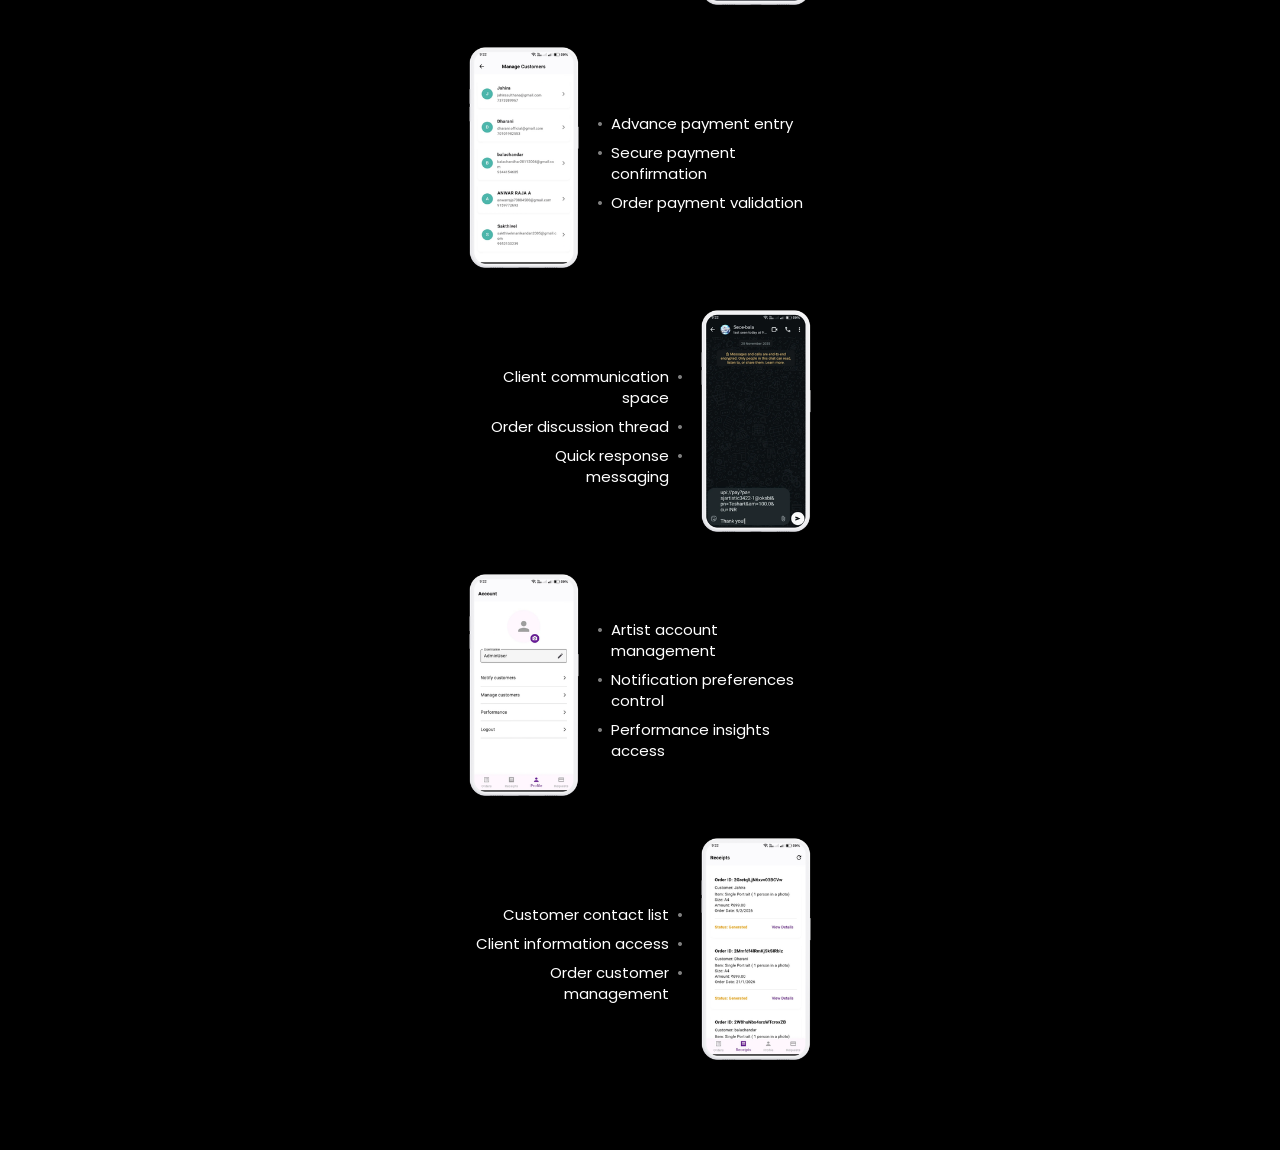
<file: mobile/flutter-teshart.html>
<!DOCTYPE html>
<html lang="en">

<head>
    <meta charset="UTF-8">
    <meta name="viewport" content="width=device-width, initial-scale=1.0">
    <title>Teshart Project | Flutter Portfolio</title>
    <link rel="stylesheet" href="project.css">
    <link href="https://fonts.googleapis.com/css2?family=Poppins:wght@400;500;600&display=swap" rel="stylesheet">
</head>

<body class="dark-theme">
    <main class="project-page">
        <!-- Back Navigation -->
        <a href="flutter_index.html" class="back-link">
            <svg width="18" height="18" viewBox="0 0 24 24" fill="none" stroke="currentColor" stroke-width="2"
                stroke-linecap="round" stroke-linejoin="round">
                <path d="M19 12H5M12 19l-7-7 7-7" />
            </svg>
            Back to Flutter Home
        </a>

        <!-- Header -->
        <header class="project-header">
            <span class="project-name">Teshart</span>
            <h1 class="project-title">Art Order Managing App</h1>
        </header>

        <!-- Section 1 -->
        <section class="project-section">
            <h2 class="section-title">What is Teshart?</h2>
            <p class="section-text">
                Teshart helps artists manage custom orders, customers, and payments in one place.
            </p>
        </section>

        <!-- Section 2 -->
        <section class="project-section">
            <h2 class="section-title">What Techstacks are used?</h2>
            <p class="section-text">
                Built using Flutter, OAuth authentication, Firestore database, and Google Scripts automation.
            </p>
        </section>

        <!-- Section 3 -->
        <section class="project-section">
            <h2 class="section-title">Why it matters?</h2>
            <p class="section-text">
                Artists often manage orders, payments, and client requests across scattered platforms.
            </p>
        </section>

        <!-- Section 4 -->
        <section class="project-section">
            <h2 class="section-title">Future Enhancements ?</h2>
            <p class="section-text">
                Future updates include smarter order analytics and an improved V2 management experience.
            </p>
        </section>

        <!-- Section 5: Core UI Flow -->
        <section class="project-section">
            <h2 class="section-title">Core UI Flow</h2>

            <!-- Flow 1: Image Left -->
            <div class="flow-block">
                <div class="flow-image">
                    <img src="../assets/flutter_assets/teshart_assets/mobile/1.png" alt="Order status tracking">
                </div>
                <div class="flow-text">
                    <ul class="flow-list">
                        <li>Order status tracking</li>
                        <li>Active order overview</li>
                        <li>Quick order access</li>
                    </ul>
                </div>
            </div>

            <!-- Flow 2: Image Right -->
            <div class="flow-block">
                <div class="flow-image">
                    <img src="../assets/flutter_assets/teshart_assets/mobile/2.png" alt="Incoming request review">
                </div>
                <div class="flow-text">
                    <ul class="flow-list">
                        <li>Incoming request review</li>
                        <li>Order request details</li>
                        <li>Accept reject decisions</li>
                    </ul>
                </div>
            </div>

            <!-- Flow 3: Image Left -->
            <div class="flow-block">
                <div class="flow-image">
                    <img src="../assets/flutter_assets/teshart_assets/mobile/3.png" alt="Order receipt tracking">
                </div>
                <div class="flow-text">
                    <ul class="flow-list">
                        <li>Order receipt tracking</li>
                        <li>Completed order records</li>
                        <li>Transaction history reference</li>
                    </ul>
                </div>
            </div>

            <!-- Flow 4: Image Right -->
            <div class="flow-block">
                <div class="flow-image">
                    <img src="../assets/flutter_assets/teshart_assets/mobile/4.png" alt="Advance payment entry">
                </div>
                <div class="flow-text">
                    <ul class="flow-list">
                        <li>Advance payment entry</li>
                        <li>Secure payment confirmation</li>
                        <li>Order payment validation</li>
                    </ul>
                </div>
            </div>

            <!-- Flow 5: Image Left -->
            <div class="flow-block">
                <div class="flow-image">
                    <img src="../assets/flutter_assets/teshart_assets/mobile/5.png" alt="Client communication space">
                </div>
                <div class="flow-text">
                    <ul class="flow-list">
                        <li>Client communication space</li>
                        <li>Order discussion thread</li>
                        <li>Quick response messaging</li>
                    </ul>
                </div>
            </div>

            <!-- Flow 6: Image Right -->
            <div class="flow-block">
                <div class="flow-image">
                    <img src="../assets/flutter_assets/teshart_assets/mobile/6.png" alt="Artist account management">
                </div>
                <div class="flow-text">
                    <ul class="flow-list">
                        <li>Artist account management</li>
                        <li>Notification preferences control</li>
                        <li>Performance insights access</li>
                    </ul>
                </div>
            </div>

            <!-- Flow 7: Image Left -->
            <div class="flow-block">
                <div class="flow-image">
                    <img src="../assets/flutter_assets/teshart_assets/mobile/7.png" alt="Customer contact list">
                </div>
                <div class="flow-text">
                    <ul class="flow-list">
                        <li>Customer contact list</li>
                        <li>Client information access</li>
                        <li>Order customer management</li>
                    </ul>
                </div>
            </div>
        </section>
    </main>
</body>

</html>
</file>
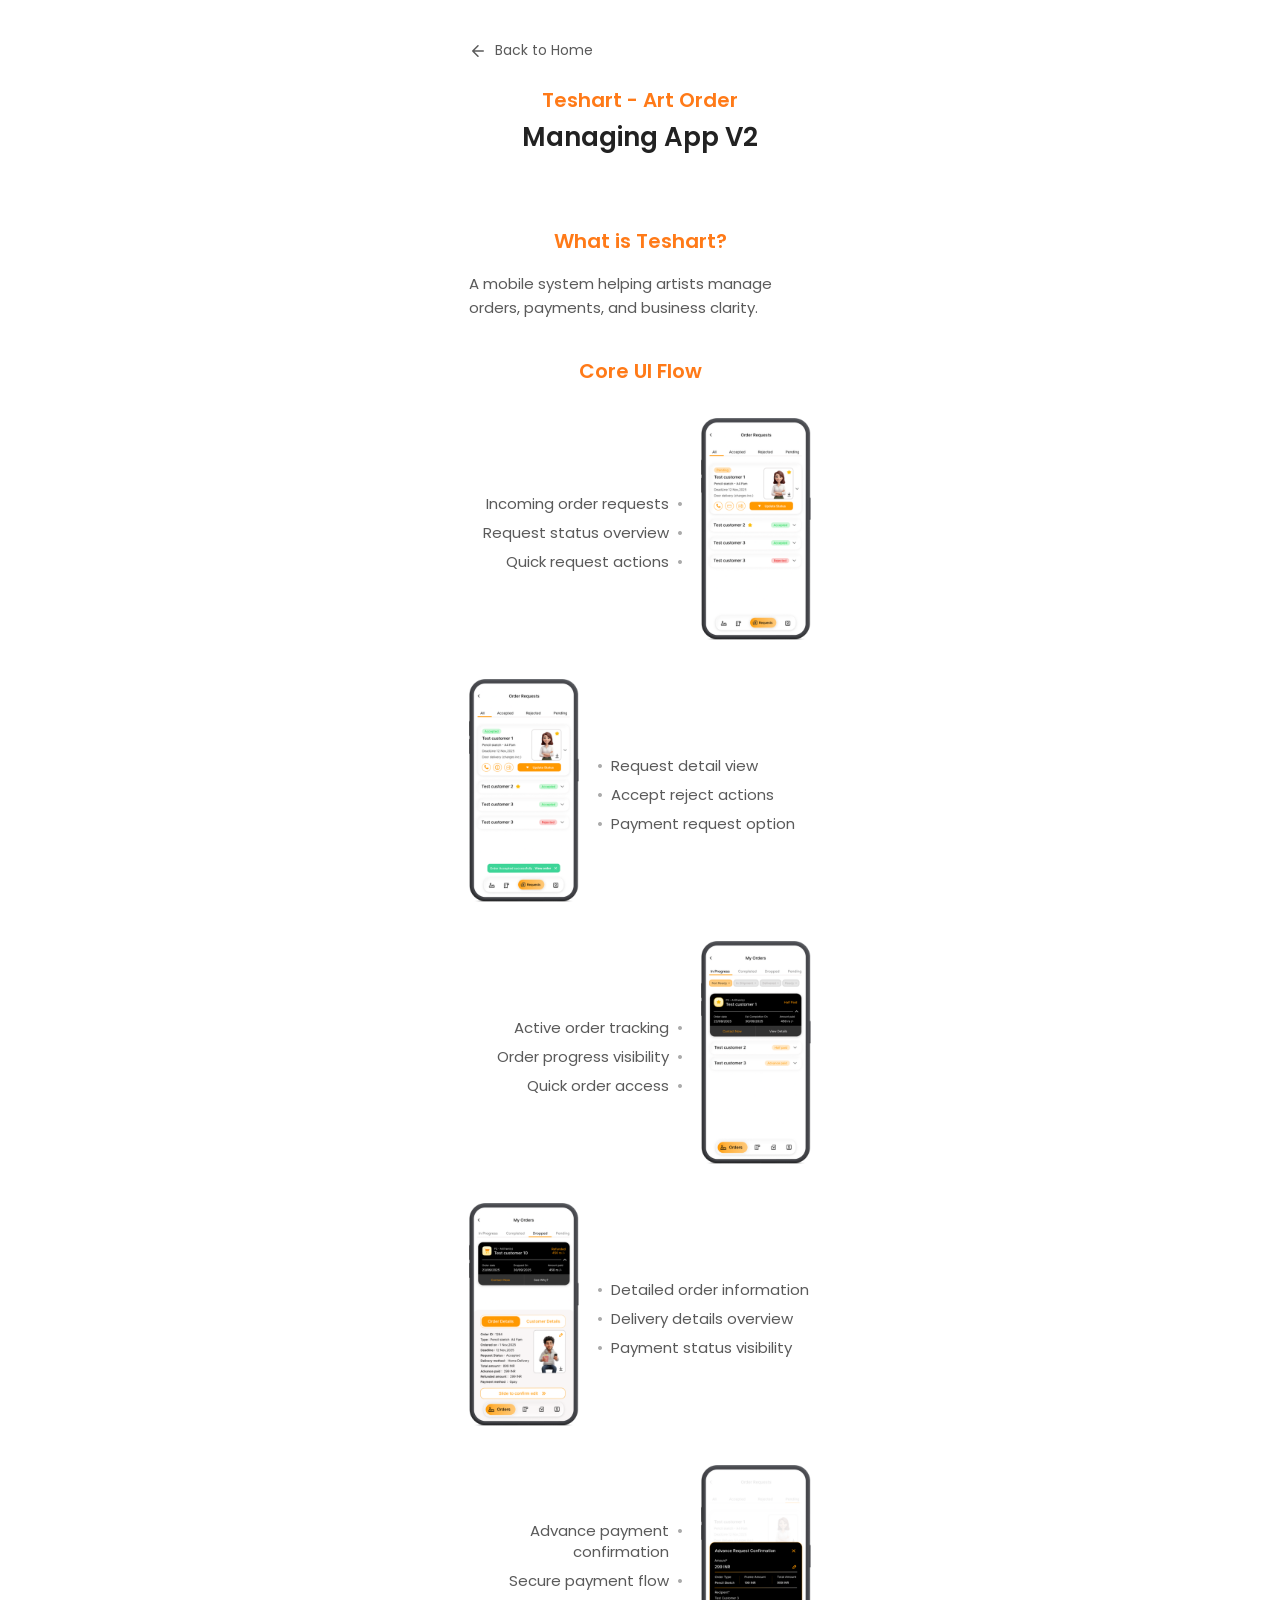
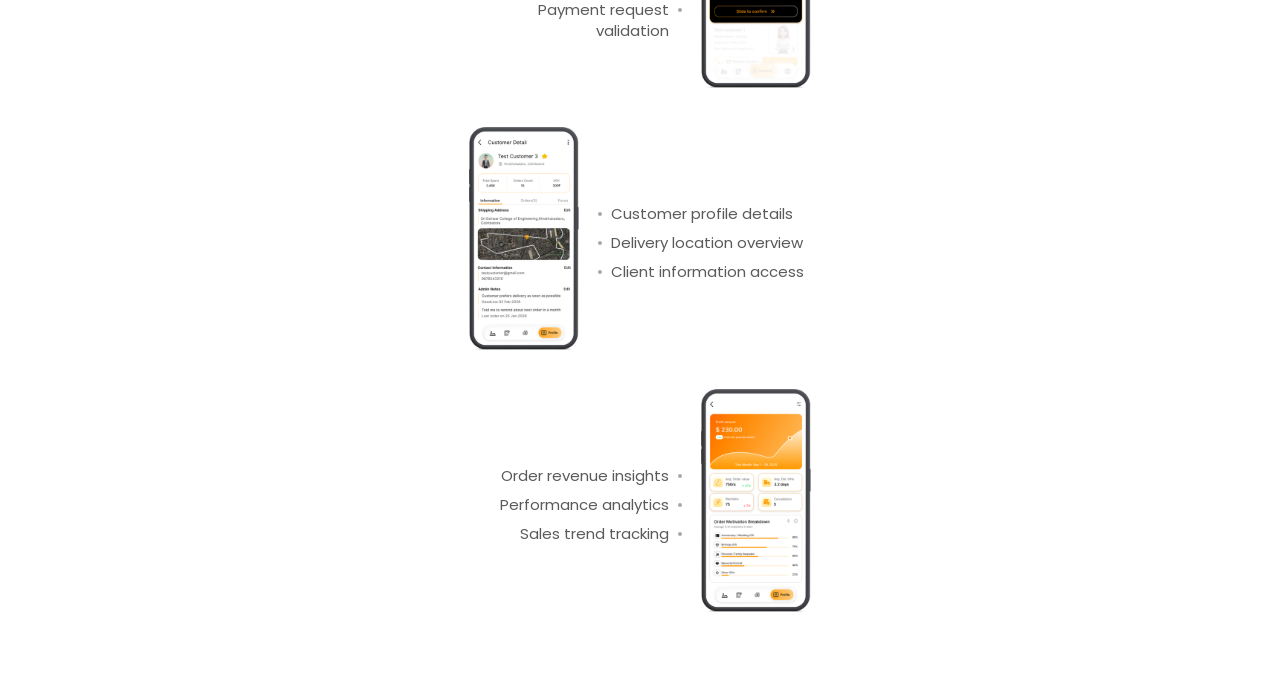
<file: mobile/project-teshart.html>
<!DOCTYPE html>
<html lang="en">

<head>
    <meta charset="UTF-8">
    <meta name="viewport" content="width=device-width, initial-scale=1.0">
    <title>Teshart Project | Mobile Portfolio</title>
    <link rel="stylesheet" href="project.css">
    <link href="https://fonts.googleapis.com/css2?family=Poppins:wght@400;500;600&display=swap" rel="stylesheet">
</head>

<body>
    <main class="project-page">
        <!-- Back Navigation -->
        <a href="mobile_index.html" class="back-link">
            <svg width="18" height="18" viewBox="0 0 24 24" fill="none" stroke="currentColor" stroke-width="2"
                stroke-linecap="round" stroke-linejoin="round">
                <path d="M19 12H5M12 19l-7-7 7-7" />
            </svg>
            Back to Home
        </a>

        <!-- Header -->
        <header class="project-header">
            <span class="project-name">Teshart - Art Order</span>
            <h1 class="project-title">Managing App V2</h1>
        </header>

        <!-- Section 1 -->
        <section class="project-section">
            <h2 class="section-title">What is Teshart?</h2>
            <p class="section-text">
                A mobile system helping artists manage orders, payments, and business clarity.
            </p>
        </section>

        <!-- Section 2: Core UI Flow -->
        <section class="project-section">
            <h2 class="section-title">Core UI Flow</h2>

            <!-- Flow 1: Image Left -->
            <div class="flow-block">
                <div class="flow-image">
                    <img src="../assets/design_assets/teshart_proj_screen_img/mobile/Proj/1.png" alt="Incoming orders">
                </div>
                <div class="flow-text">
                    <ul class="flow-list">
                        <li>Incoming order requests</li>
                        <li>Request status overview</li>
                        <li>Quick request actions</li>
                    </ul>
                </div>
            </div>

            <!-- Flow 2: Image Right -->
            <div class="flow-block">
                <div class="flow-image">
                    <img src="../assets/design_assets/teshart_proj_screen_img/mobile/Proj/2.png"
                        alt="Request management">
                </div>
                <div class="flow-text">
                    <ul class="flow-list">
                        <li>Request detail view</li>
                        <li>Accept reject actions</li>
                        <li>Payment request option</li>
                    </ul>
                </div>
            </div>

            <!-- Flow 3: Image Left -->
            <div class="flow-block">
                <div class="flow-image">
                    <img src="../assets/design_assets/teshart_proj_screen_img/mobile/Proj/3.png" alt="Order tracking">
                </div>
                <div class="flow-text">
                    <ul class="flow-list">
                        <li>Active order tracking</li>
                        <li>Order progress visibility</li>
                        <li>Quick order access</li>
                    </ul>
                </div>
            </div>

            <!-- Flow 4: Image Right -->
            <div class="flow-block">
                <div class="flow-image">
                    <img src="../assets/design_assets/teshart_proj_screen_img/mobile/Proj/4.png" alt="Order details">
                </div>
                <div class="flow-text">
                    <ul class="flow-list">
                        <li>Detailed order information</li>
                        <li>Delivery details overview</li>
                        <li>Payment status visibility</li>
                    </ul>
                </div>
            </div>

            <!-- Flow 5: Image Left -->
            <div class="flow-block">
                <div class="flow-image">
                    <img src="../assets/design_assets/teshart_proj_screen_img/mobile/Proj/5.png"
                        alt="Payment confirmation">
                </div>
                <div class="flow-text">
                    <ul class="flow-list">
                        <li>Advance payment confirmation</li>
                        <li>Secure payment flow</li>
                        <li>Payment request validation</li>
                    </ul>
                </div>
            </div>

            <!-- Flow 6: Image Right -->
            <div class="flow-block">
                <div class="flow-image">
                    <img src="../assets/design_assets/teshart_proj_screen_img/mobile/Proj/6.png" alt="Customer profile">
                </div>
                <div class="flow-text">
                    <ul class="flow-list">
                        <li>Customer profile details</li>
                        <li>Delivery location overview</li>
                        <li>Client information access</li>
                    </ul>
                </div>
            </div>

            <!-- Flow 7: Image Left -->
            <div class="flow-block">
                <div class="flow-image">
                    <img src="../assets/design_assets/teshart_proj_screen_img/mobile/Proj/7.png"
                        alt="Business analytics">
                </div>
                <div class="flow-text">
                    <ul class="flow-list">
                        <li>Order revenue insights</li>
                        <li>Performance analytics</li>
                        <li>Sales trend tracking</li>
                    </ul>
                </div>
            </div>
        </section>
    </main>
</body>

</html>
</file>
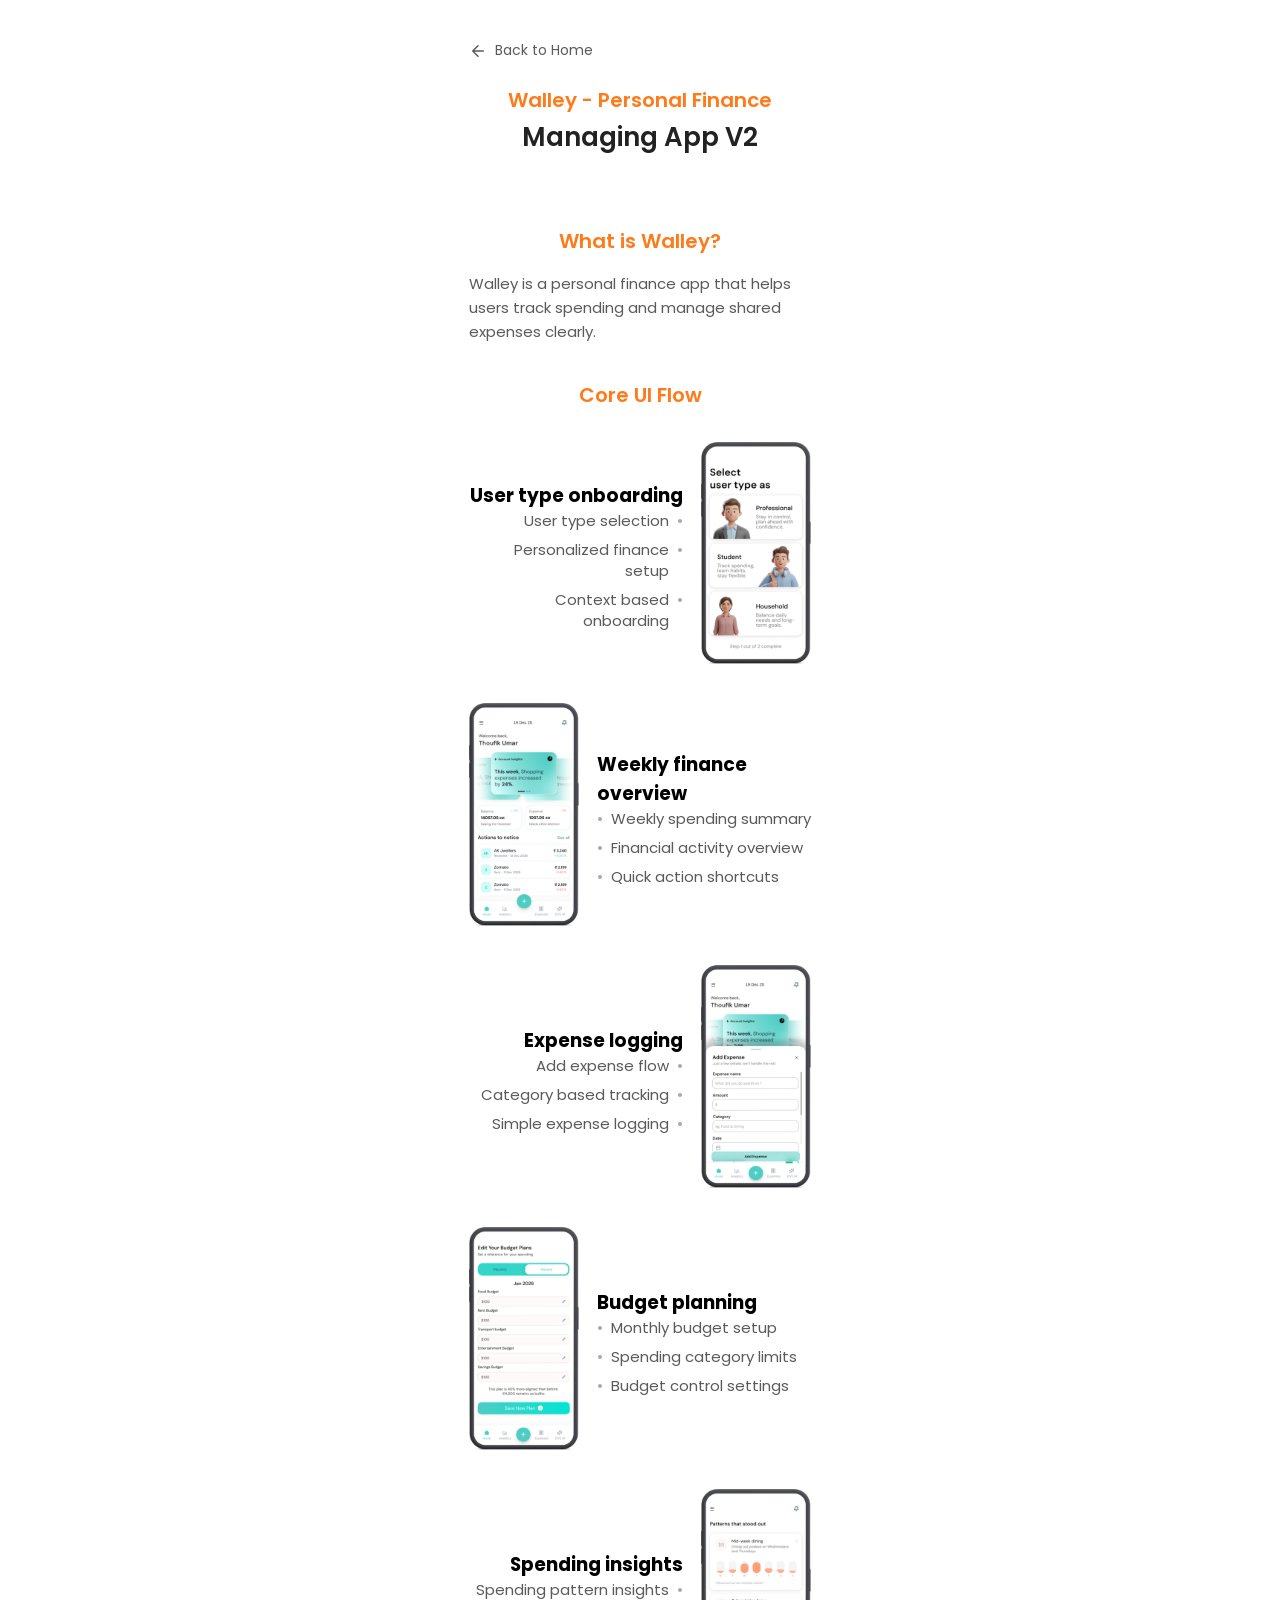
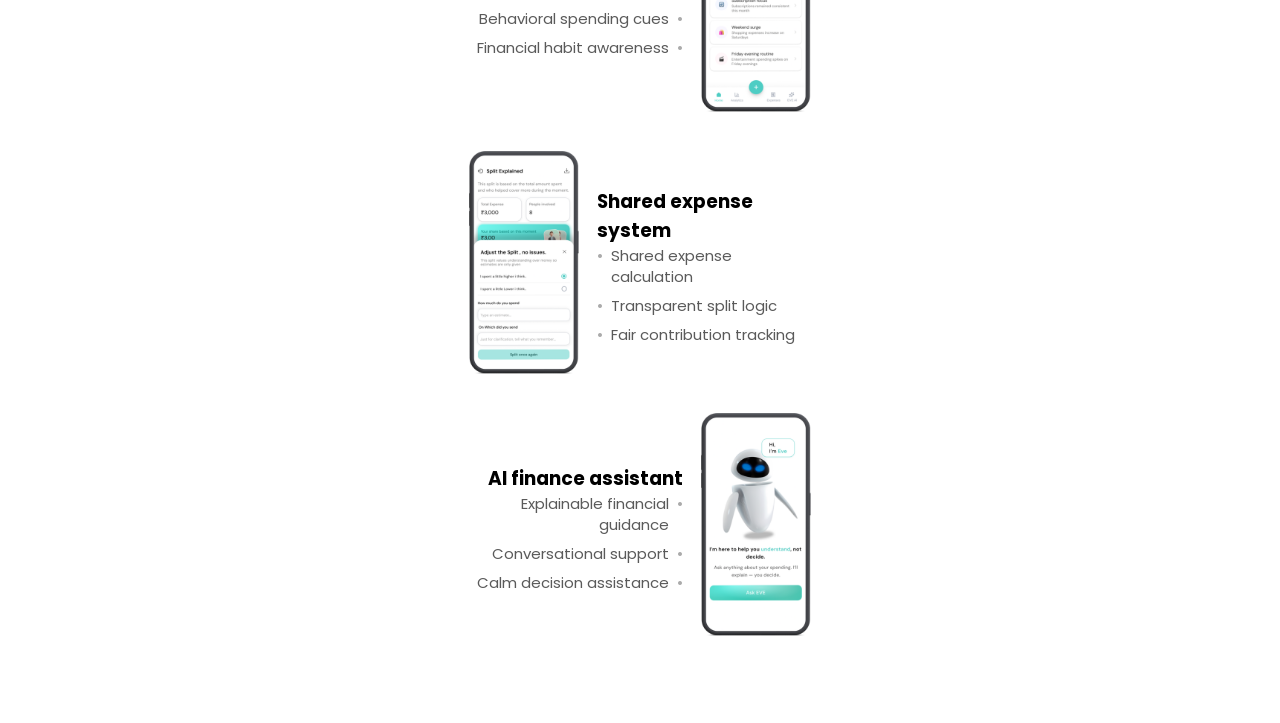
<file: mobile/project-walley.html>
<!DOCTYPE html>
<html lang="en">

<head>
    <meta charset="UTF-8">
    <meta name="viewport" content="width=device-width, initial-scale=1.0">
    <title>Walley Project | Mobile Portfolio</title>
    <link rel="stylesheet" href="project.css">
    <link href="https://fonts.googleapis.com/css2?family=Poppins:wght@400;500;600&display=swap" rel="stylesheet">
</head>

<body>
    <main class="project-page">
        <!-- Back Navigation -->
        <a href="mobile_index.html" class="back-link">
            <svg width="18" height="18" viewBox="0 0 24 24" fill="none" stroke="currentColor" stroke-width="2"
                stroke-linecap="round" stroke-linejoin="round">
                <path d="M19 12H5M12 19l-7-7 7-7" />
            </svg>
            Back to Home
        </a>

        <!-- Header -->
        <header class="project-header">
            <span class="project-name">Walley - Personal Finance</span>
            <h1 class="project-title">Managing App V2</h1>
        </header>

        <!-- Description Section -->
        <section class="project-section">
            <h2 class="section-title">What is Walley?</h2>
            <p class="section-text">
                Walley is a personal finance app that helps users track spending and manage shared expenses clearly.
            </p>
        </section>

        <!-- Core UI Flow Section -->
        <section class="project-section">
            <h2 class="section-title">Core UI Flow</h2>

            <!-- Flow 1: Image Left -->
            <div class="flow-block">
                <div class="flow-image">
                    <img src="../assets/design_assets/walley_proj_screen_img/mobile/Proj/01.png"
                        alt="User type onboarding">
                </div>
                <div class="flow-text">
                    <h3 class="flow-title">User type onboarding</h3>
                    <ul class="flow-list">
                        <li>User type selection</li>
                        <li>Personalized finance setup</li>
                        <li>Context based onboarding</li>
                    </ul>
                </div>
            </div>

            <!-- Flow 2: Image Right -->
            <div class="flow-block img-right">
                <div class="flow-image">
                    <img src="../assets/design_assets/walley_proj_screen_img/mobile/Proj/02.png"
                        alt="Weekly finance overview">
                </div>
                <div class="flow-text">
                    <h3 class="flow-title">Weekly finance overview</h3>
                    <ul class="flow-list">
                        <li>Weekly spending summary</li>
                        <li>Financial activity overview</li>
                        <li>Quick action shortcuts</li>
                    </ul>
                </div>
            </div>

            <!-- Flow 3: Image Left -->
            <div class="flow-block">
                <div class="flow-image">
                    <img src="../assets/design_assets/walley_proj_screen_img/mobile/Proj/03.png" alt="Expense logging">
                </div>
                <div class="flow-text">
                    <h3 class="flow-title">Expense logging</h3>
                    <ul class="flow-list">
                        <li>Add expense flow</li>
                        <li>Category based tracking</li>
                        <li>Simple expense logging</li>
                    </ul>
                </div>
            </div>

            <!-- Flow 4: Image Right -->
            <div class="flow-block img-right">
                <div class="flow-image">
                    <img src="../assets/design_assets/walley_proj_screen_img/mobile/Proj/04.png" alt="Budget planning">
                </div>
                <div class="flow-text">
                    <h3 class="flow-title">Budget planning</h3>
                    <ul class="flow-list">
                        <li>Monthly budget setup</li>
                        <li>Spending category limits</li>
                        <li>Budget control settings</li>
                    </ul>
                </div>
            </div>

            <!-- Flow 5: Image Left -->
            <div class="flow-block">
                <div class="flow-image">
                    <img src="../assets/design_assets/walley_proj_screen_img/mobile/Proj/05.png"
                        alt="Spending insights">
                </div>
                <div class="flow-text">
                    <h3 class="flow-title">Spending insights</h3>
                    <ul class="flow-list">
                        <li>Spending pattern insights</li>
                        <li>Behavioral spending cues</li>
                        <li>Financial habit awareness</li>
                    </ul>
                </div>
            </div>

            <!-- Flow 6: Image Right -->
            <div class="flow-block img-right">
                <div class="flow-image">
                    <img src="../assets/design_assets/walley_proj_screen_img/mobile/Proj/06.png"
                        alt="Shared expense system">
                </div>
                <div class="flow-text">
                    <h3 class="flow-title">Shared expense system</h3>
                    <ul class="flow-list">
                        <li>Shared expense calculation</li>
                        <li>Transparent split logic</li>
                        <li>Fair contribution tracking</li>
                    </ul>
                </div>
            </div>

            <!-- Flow 7: Image Left -->
            <div class="flow-block">
                <div class="flow-image">
                    <img src="../assets/design_assets/walley_proj_screen_img/mobile/Proj/07.png"
                        alt="AI finance assistant">
                </div>
                <div class="flow-text">
                    <h3 class="flow-title">AI finance assistant</h3>
                    <ul class="flow-list">
                        <li>Explainable financial guidance</li>
                        <li>Conversational support</li>
                        <li>Calm decision assistance</li>
                    </ul>
                </div>
            </div>
        </section>
    </main>
</body>

</html>
</file>
<file: art_portfolio.css>
/* Art Portfolio - Modern Dark Editorial Gallery */
@import url('https://fonts.googleapis.com/css2?family=Poppins:wght@300;400;600;700&display=swap');

* {
    margin: 0;
    padding: 0;
    box-sizing: border-box;
}

body {
    background-color: #000;
    font-family: 'Poppins', sans-serif;
    color: #fff;
    overflow-x: hidden;
    line-height: 1.5;
}

/* 1. HERO TITLE SECTION */
.art-gallery-hero {
    width: 100%;
    padding: 100px 122px 40px;
    background-color: #000;
}

.hero-container {
    max-width: 1440px;
    margin: 0 auto;
}

.back-button {
    background: none;
    border: none;
    color: rgba(255, 255, 255, 0.5);
    font-size: 11px;
    font-weight: 500;
    letter-spacing: 0.15em;
    display: flex;
    align-items: center;
    gap: 8px;
    padding: 0;
    margin-bottom: 24px;
    cursor: pointer;
    transition: all 0.3s ease;
    text-transform: uppercase;
}

.back-button:hover {
    color: #fff;
    transform: translateX(-4px);
}

.back-button svg {
    width: 16px;
    height: 16px;
    stroke-width: 2.5;
}

.gallery-title {
    font-size: 72px;
    font-weight: 700;
    letter-spacing: -0.02em;
    line-height: 1;
    margin: 0;
    text-transform: uppercase;
}

/* 2. MAIN GALLERY GRID */
.gallery-grid {
    display: grid;
    grid-template-columns: repeat(4, 1fr);
    gap: 60px 20px;
    /* Large vertical gaps, minimal horizontal spacing */
    padding: 20px 122px 140px;
    /* Reduced top padding as controls are removed */
    max-width: 1440px;
    margin: 0 auto;
}

/* 4. ARTWORK CARD */
.gallery-card {
    width: 100%;
    break-inside: avoid;
    opacity: 1;
    transition: opacity 0.5s ease, transform 0.5s ease;
}

.card-inner {
    position: relative;
    width: 100%;
    border-radius: 6px;
    overflow: hidden;
    box-shadow: 0 10px 30px rgba(0, 0, 0, 0.5);
    background-color: #111;
}

.gallery-card img {
    width: 100%;
    display: block;
    object-fit: cover;
    transition: transform 0.6s cubic-bezier(0.2, 1, 0.3, 1);
}

.gallery-card:hover img {
    transform: scale(1.05);
}

/* 5. FOOTER */
.footer-section {
    width: 100%;
    background-color: #000;
    padding: 40px 0 60px;
    border-top: 1px solid rgba(255, 255, 255, 0.1);
}

.footer-container {
    max-width: 1440px;
    margin: 0 auto;
    padding: 0 122px;
    display: flex;
    justify-content: center;
}

.copyright {
    font-size: 12px;
    color: rgba(255, 255, 255, 0.4);
    letter-spacing: 0.05em;
}

/* 6. RESPONSIVE DESIGN DEPRECATED */


/* 7. TOAST NOTIFICATION */
.toast-container {
    position: fixed;
    top: 40px;
    right: 40px;
    z-index: 1000;
    display: flex;
    flex-direction: column;
    gap: 15px;
    pointer-events: none;
}

.toast {
    background: rgba(255, 255, 255, 0.1);
    backdrop-filter: blur(12px);
    -webkit-backdrop-filter: blur(12px);
    border: 1px solid rgba(255, 255, 255, 0.1);
    color: #fff;
    padding: 16px 32px;
    border-radius: 8px;
    font-size: 14px;
    font-weight: 500;
    letter-spacing: 0.05em;
    box-shadow: 0 10px 30px rgba(0, 0, 0, 0.3);
    transform: translateX(100%);
    opacity: 0;
    transition: all 0.5s cubic-bezier(0.2, 1, 0.3, 1);
    pointer-events: auto;
}

.toast.show {
    transform: translateX(0);
    opacity: 1;
}

.toast.fade-out {
    opacity: 0;
    transform: translateX(20px);
}
</file>
<file: mobile/art-portfolio.css>
/* =============================================
   MOBILE ART PORTFOLIO STYLES
   ============================================= */
@import url('https://fonts.googleapis.com/css2?family=Poppins:wght@400;600;700&display=swap');

body {
    background: #000;
    margin: 0;
    overflow-x: hidden;
    font-family: 'Poppins', sans-serif;
    color: #fff;
}

.page-container {
    max-width: 390px;
    margin: 0 auto;
    padding: 24px 16px 60px;
    box-sizing: border-box;
    min-height: 100vh;
}

/* Header Section */
.art-hero {
    display: flex;
    flex-direction: column;
    gap: 8px;
    margin-bottom: 24px;
}

.back-button {
    background: none;
    border: none;
    color: #888;
    font-size: 11px;
    font-weight: 500;
    letter-spacing: 0.15em;
    display: flex;
    align-items: center;
    gap: 8px;
    padding: 0;
    cursor: pointer;
    transition: all 0.3s ease;
    text-transform: uppercase;
}

.back-button:hover {
    color: #fff;
    transform: translateX(-4px);
}

.back-button svg {
    width: 16px;
    height: 16px;
    stroke-width: 2.5;
}

.hero-title {
    font-size: 26px;
    font-weight: 700;
    color: #fff;
    letter-spacing: 1px;
    text-transform: uppercase;
}

/* Gallery Grid */
.gallery-grid {
    display: grid;
    grid-template-columns: 1fr 1fr;
    gap: 14px;
    width: 100%;
}

.gallery-card {
    width: 100%;
    border-radius: 10px;
    overflow: hidden;
    position: relative;
    background: #1a1a1a;
    /* Placeholder bg */
}

.gallery-card img {
    width: 100%;
    height: auto;
    display: block;
    object-fit: cover;
}

/* Featured Works */
.gallery-card.featured {
    grid-column: span 2;
}

/* Interactive States */
.gallery-card:active {
    transform: scale(0.98);
    transition: 0.2s ease;
}

/* Footer Section */
.gallery-footer {
    margin-top: 60px;
    text-align: center;
    color: #777;
    font-size: 12px;
    padding-bottom: 20px;
}

.gallery-footer p {
    margin: 4px 0;
}
</file>
<file: mobile/case-study.css>
/* =============================================
   MOBILE CASE STUDY STYLES (390px Optimized)
   ============================================= */
@import url('https://fonts.googleapis.com/css2?family=Poppins:wght@400;500;600&family=Italiana&family=Kode+Mono:wght@400;600&display=swap');

:root {
    --highlight-color: #ff7a18;
    --text-color: #5a5a5a;
    --title-color: #222;
    --meta-color: #6a6a6a;
    --bg-color: #ffffff;
}

* {
    margin: 0;
    padding: 0;
    box-sizing: border-box;
}

html,
body {
    background-color: var(--bg-color);
    font-family: 'Poppins', sans-serif;
    overflow-x: hidden;
    width: 100%;
    min-height: 100vh;
}

.case-study-page {
    max-width: 390px;
    margin: 0 auto;
    padding: 40px 24px 80px;
    display: flex;
    flex-direction: column;
}

/* =============================================
   HEADER SECTION
   ============================================= */
.case-header {
    margin-bottom: 24px;
}

.project-name {
    font-size: 20px;
    font-weight: 600;
    color: var(--highlight-color);
}

.project-title {
    font-size: 26px;
    font-weight: 600;
    color: var(--title-color);
    line-height: 1.3;
    margin-top: 8px;
}

.project-subtitle {
    font-size: 15px;
    color: var(--text-color);
    margin-top: 8px;
    line-height: 1.5;
}

.header-meta {
    display: flex;
    flex-direction: column;
    gap: 6px;
    font-size: 14px;
    color: var(--meta-color);
    margin-top: 14px;
    list-style: none;
}

.header-meta li {
    display: flex;
    align-items: center;
    gap: 0;
}

.header-meta li::before {
    content: none;
}

/* =============================================
   CONTENT SECTIONS
   ============================================= */
.case-section {
    margin-top: 32px;
}

.section-title {
    font-size: 20px;
    font-weight: 600;
    color: var(--title-color);
    margin-bottom: 12px;
}

.section-subtitle {
    font-size: 16px;
    font-weight: 600;
    color: var(--title-color);
    margin: 16px 0 8px;
}

.section-text {
    font-size: 13.5px;
    line-height: 1.6;
    color: var(--text-color);
}

/* =============================================
   BULLET LISTS
   ============================================= */
.case-list {
    padding-left: 0;
    display: flex;
    flex-direction: column;
    gap: 8px;
    margin-top: 10px;
    list-style: none;
}

.case-list li {
    font-size: 13.5px;
    line-height: 1.5;
    color: var(--text-color);
    position: relative;
    padding-left: 14px;
}

.case-list li::before {
    content: '•';
    position: absolute;
    left: 0;
    color: #ccc;
}

.case-list b {
    color: var(--title-color);
    font-weight: 600;
}

/* =============================================
   DESIGN EXECUTION SECTION
   ============================================= */
.execution-block {
    display: flex;
    align-items: flex-start;
    gap: 16px;
    margin-top: 32px;
}

.execution-block.img-right {
    flex-direction: row-reverse;
}

.execution-image {
    width: 100px;
    flex-shrink: 0;
}

.execution-image img {
    width: 100%;
    height: auto;
    object-fit: contain;
}

.execution-text {
    flex: 1;
}

.execution-title {
    font-size: 16px;
    font-weight: 600;
    color: var(--title-color);
    margin-bottom: 4px;
}

.execution-step {
    font-size: 14px;
    font-weight: 600;
    color: var(--title-color);
    margin-bottom: 8px;
    display: block;
}

.execution-list {
    list-style: none;
    display: flex;
    flex-direction: column;
    gap: 6px;
}

.execution-list li {
    font-size: 12px;
    color: var(--text-color);
    position: relative;
    padding-left: 14px;
    line-height: 1.4;
}

.execution-list li::before {
    content: '•';
    position: absolute;
    left: 0;
    color: #ccc;
}

/* =============================================
   OUTCOME SECTION
   ============================================= */
.case-outcome {
    margin-top: 40px;
    padding-top: 24px;
}

.outcome-list {
    list-style: none;
    display: flex;
    flex-direction: column;
    gap: 12px;
}

.outcome-list li {
    font-size: 13.5px;
    color: var(--text-color);
    display: flex;
    gap: 10px;
    line-height: 1.5;
}

.outcome-list li::before {
    content: '>';
    color: var(--text-color);
    font-weight: bold;
}

/* =============================================
   MOCKUP GALLERY (Special for AcadComp)
   ============================================= */
.mockup-gallery {
    display: flex;
    gap: 12px;
    justify-content: flex-start;
    margin-top: 24px;
    overflow-x: auto;
    padding-bottom: 24px;
    -ms-overflow-style: none;
    scrollbar-width: none;
}

.mockup-gallery::-webkit-scrollbar {
    display: none;
}

.mockup-gallery img {
    width: 120px;
    height: auto;
    object-fit: contain;
    flex-shrink: 0;
    border-radius: 12px;
    box-shadow: 0 4px 12px rgba(0, 0, 0, 0.05);
}

/* =============================================
   FOOTER SECTION
   ============================================= */
.case-end {
    text-align: center;
    margin-top: 64px;
    font-size: 18px;
    font-weight: 500;
    color: #333;
    padding-bottom: 80px;
}

/* Back Link */
.back-link {
    display: inline-flex;
    align-items: center;
    gap: 8px;
    text-decoration: none;
    color: var(--meta-color);
    font-size: 13px;
    margin-bottom: 24px;
}
</file>
<file: mobile/project.css>
/* =============================================
   MOBILE PROJECT DETAIL STYLES (390px Optimized)
   ============================================= */
@import url('https://fonts.googleapis.com/css2?family=Poppins:wght@400;500;600&display=swap');

:root {
    --highlight-color: #ff7a18;
    --text-color: #5a5a5a;
    --title-color: #222;
    --bg-color: #ffffff;
}

body.dark-theme {
    --highlight-color: #00CB1B;
    /* Neon Green */
    --text-color: #ffffff;
    --title-color: #ffffff;
    --bg-color: #000000;
}

* {
    margin: 0;
    padding: 0;
    box-sizing: border-box;
}

html,
body {
    background-color: var(--bg-color);
    font-family: 'Poppins', sans-serif;
    overflow-x: hidden;
    width: 100%;
    min-height: 100vh;
}

.project-page {
    max-width: 390px;
    margin: 0 auto;
    padding: 40px 24px 80px;
    display: flex;
    flex-direction: column;
}

/* Back Link */
.back-link {
    display: inline-flex;
    align-items: center;
    gap: 8px;
    text-decoration: none;
    color: var(--text-color);
    font-size: 14px;
    margin-bottom: 24px;
}

/* =============================================
   HEADER SECTION
   ============================================= */
.project-header {
    text-align: center;
    margin-bottom: 36px;
}

.project-name {
    font-size: 20px;
    font-weight: 600;
    color: var(--highlight-color);
}

.project-title {
    font-size: 26px;
    font-weight: 600;
    color: var(--title-color);
    margin-top: 6px;
    line-height: 1.25;
}

/* =============================================
   CONTENT SECTIONS
   ============================================= */
.project-section {
    margin-top: 36px;
}

.section-title {
    font-size: 20px;
    font-weight: 600;
    color: var(--highlight-color);
    text-align: center;
    margin-bottom: 16px;
}

.section-text {
    font-size: 15px;
    line-height: 1.6;
    color: var(--text-color);
    text-align: left;
}

/* =============================================
   FLOW BLOCKS SYSTEM
   ============================================= */
.flow-block {
    display: flex;
    align-items: center;
    gap: 18px;
    margin-top: 32px;
}

/* Alternating visual rhythm */
.flow-block:nth-child(even) {
    flex-direction: row-reverse;
}

/* Ensure text in even blocks doesn't mirror alignment if padding is needed */
.flow-block:nth-child(even) .flow-text {
    text-align: right;
}

.flow-image {
    width: 110px;
    flex-shrink: 0;
}

.flow-image img {
    width: 100%;
    height: auto;
    object-fit: contain;
}

.flow-text {
    flex: 1;
}

.flow-list {
    display: flex;
    flex-direction: column;
    gap: 8px;
    list-style: none;
}

.flow-list li {
    font-size: 15px;
    color: var(--text-color);
    line-height: 1.4;
    position: relative;
    padding-left: 14px;
}

/* Dot Marker */
.flow-list li::before {
    content: '•';
    position: absolute;
    left: 0;
    color: var(--text-color);
    opacity: 0.5;
}

/* Mirror Dot on even blocks */
.flow-block:nth-child(even) .flow-list li {
    padding-left: 0;
    padding-right: 14px;
}

.flow-block:nth-child(even) .flow-list li::before {
    left: auto;
    right: 0;
}
</file>
